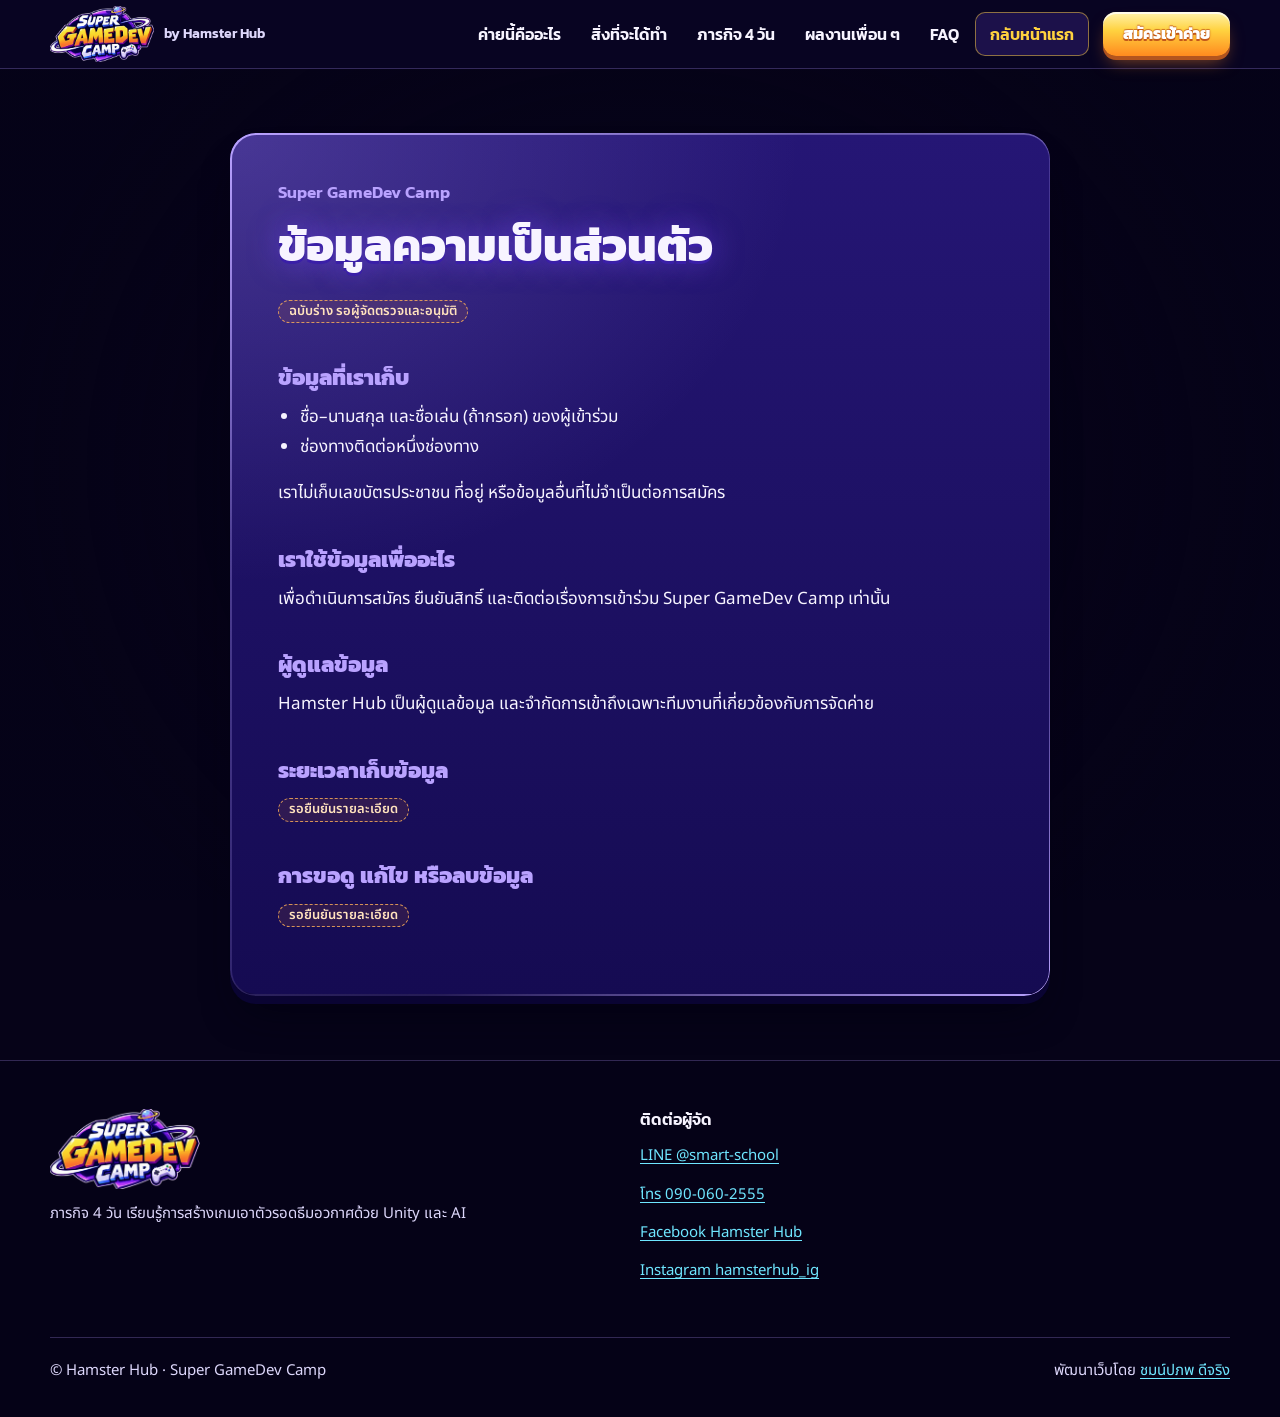
<file: superdev/privacy/index.html>
<!doctype html>
<html lang="th">
<head>
<meta charset="utf-8">
<meta name="viewport" content="width=device-width, initial-scale=1, viewport-fit=cover">
<title>ข้อมูลความเป็นส่วนตัว | Super GameDev Camp</title>
<meta name="description" content="ข้อมูลที่ Super GameDev Camp เก็บจากแบบฟอร์มสมัครและวิธีใช้งาน">
<!-- ชุดไฟล์นี้ถูกฝังผ่านหน้า /superdev ของเว็บหลัก ซึ่งมี metadata ของตัวเอง จึงไม่ให้ index ไฟล์นี้ซ้ำ -->
<meta name="robots" content="noindex">
<meta name="theme-color" content="#0c0630">
<link rel="preconnect" href="https://fonts.googleapis.com"><link rel="preconnect" href="https://fonts.gstatic.com" crossorigin>
<link rel="stylesheet" href="https://fonts.googleapis.com/css2?family=Kanit:ital,wght@0,600;0,800;1,800&family=Noto+Sans+Thai:wght@400;600&family=Jersey+10&display=swap">
<link rel="stylesheet" href="../assets/styles.css">
<script defer src="../assets/privacy.bundle.js"></script>
</head>
<body>
<noscript><p style="padding:24px;color:#f7f4ff;background:#060318;font-family:sans-serif">Super GameDev Camp by Hamster Hub — กรุณาเปิดใช้งาน JavaScript เพื่อดูรายละเอียดค่ายและสมัคร</p></noscript>
</body>
</html>
</file>
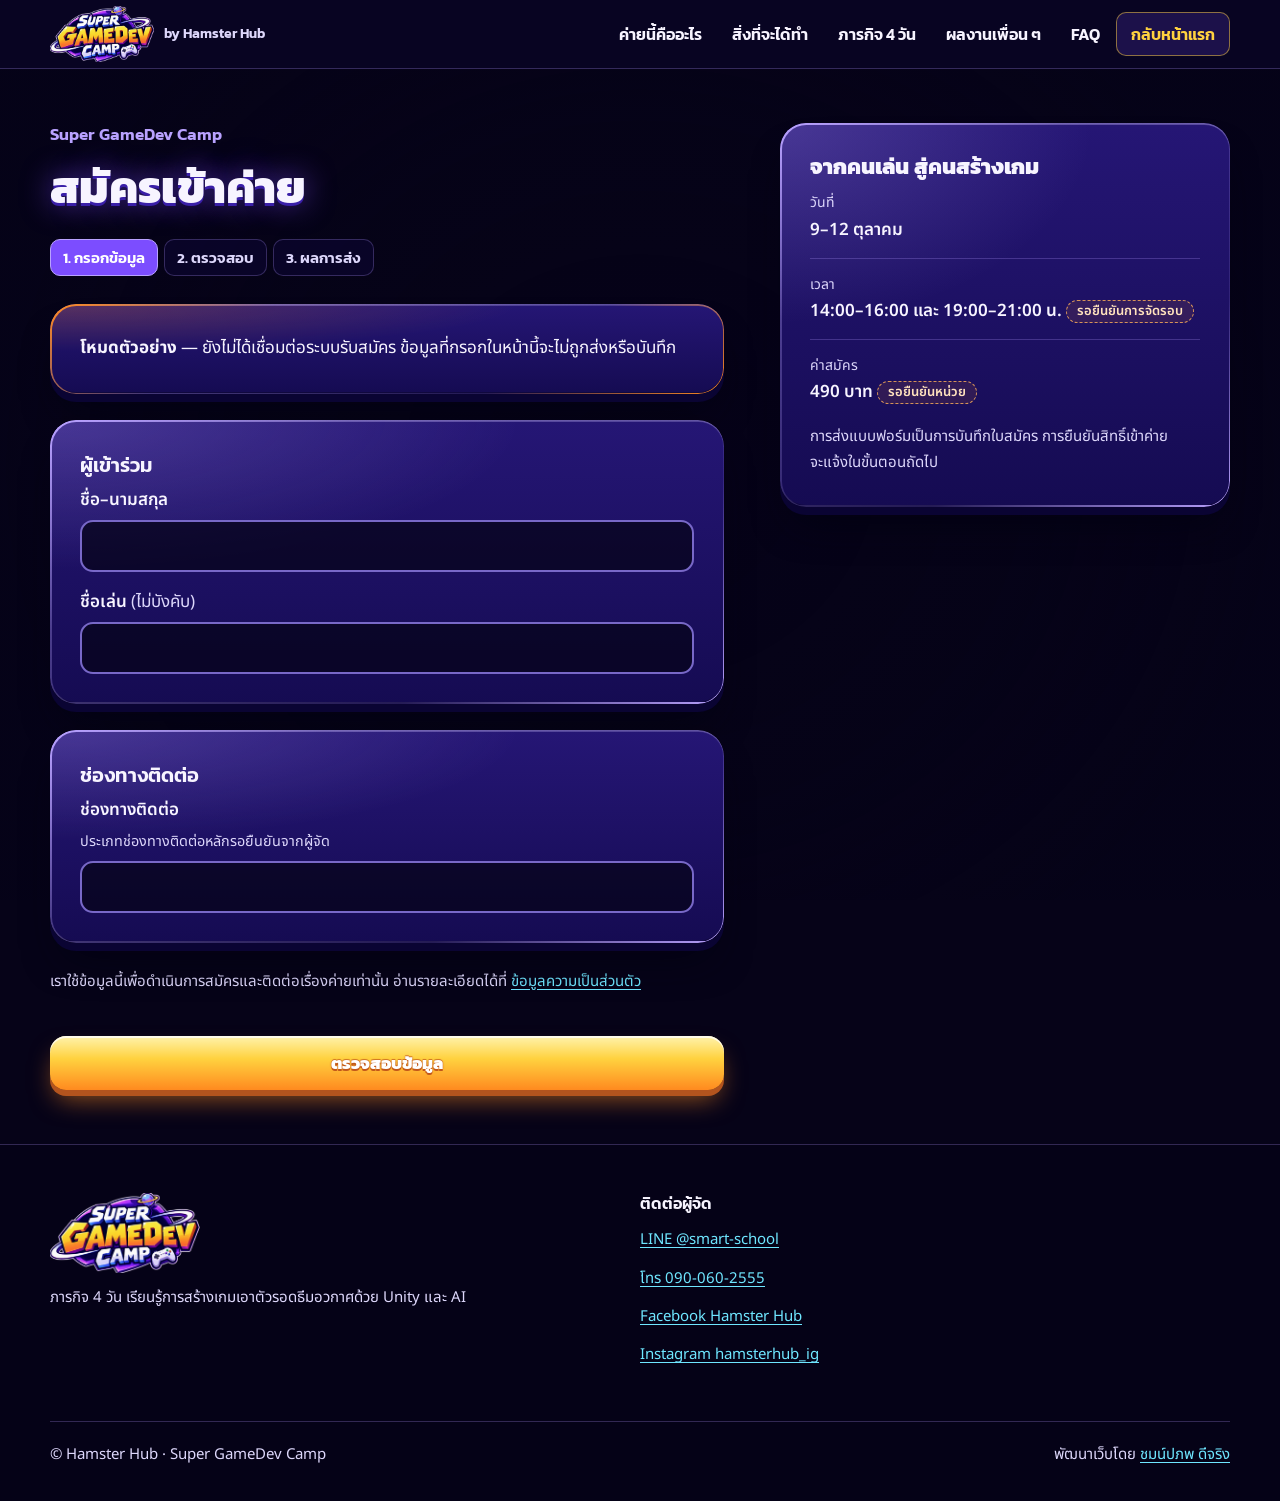
<file: superdev/register/index.html>
<!doctype html>
<html lang="th">
<head>
<meta charset="utf-8">
<meta name="viewport" content="width=device-width, initial-scale=1, viewport-fit=cover">
<title>สมัครเข้าค่าย | Super GameDev Camp</title>
<meta name="description" content="แบบฟอร์มสมัคร Super GameDev Camp ค่ายสร้างเกมธีมอวกาศด้วย Unity และ AI โดย Hamster Hub">
<!-- ชุดไฟล์นี้ถูกฝังผ่านหน้า /superdev ของเว็บหลัก ซึ่งมี metadata ของตัวเอง จึงไม่ให้ index ไฟล์นี้ซ้ำ -->
<meta name="robots" content="noindex">
<meta name="theme-color" content="#0c0630">
<link rel="preconnect" href="https://fonts.googleapis.com"><link rel="preconnect" href="https://fonts.gstatic.com" crossorigin>
<link rel="stylesheet" href="https://fonts.googleapis.com/css2?family=Kanit:ital,wght@0,600;0,800;1,800&family=Noto+Sans+Thai:wght@400;600&family=Jersey+10&display=swap">
<link rel="stylesheet" href="../assets/styles.css">
<script defer src="../assets/register.bundle.js"></script>
</head>
<body>
<noscript><p style="padding:24px;color:#f7f4ff;background:#060318;font-family:sans-serif">Super GameDev Camp by Hamster Hub — กรุณาเปิดใช้งาน JavaScript เพื่อดูรายละเอียดค่ายและสมัคร</p></noscript>
</body>
</html>
</file>
<file: superdev/assets/styles.css>
/* Super GameDev Camp — ธีมอวกาศ/เกม อิงสีจากภาพหลักและโลโก้ของค่าย
   1 ตัวแปร  2 พื้นฐาน  3 ปุ่ม การ์ด และชิ้นส่วนร่วม  4 header  5 ฉากบนสุด  6 แต่ละ section
   7 footer  8 หน้าสมัคร  9 แอนิเมชัน  10 ลดการเคลื่อนไหว
   หลักด้านประสิทธิภาพ: พื้นหลังเป็นภาพนิ่ง, แอนิเมชันใช้ transform/opacity เท่านั้น,
   ไม่มี backdrop-filter / blend mode, และส่วนที่อยู่นอกจอถูกหยุด (.is-off) */

/* ── 1 ตัวแปร ───────────────────────────────────────────── */
:root {
  --void: #060318;
  --space: #0c0630;
  --slab: #0a0433;
  --line: rgba(176, 152, 255, 0.26);
  --text: #f7f4ff;
  --muted: #ddd7fb;
  --violet: #7c4dff;
  --violet-hi: #b9a2ff;
  --blue: #4f7dff;
  --cyan: #6fe6ff;
  --gold: #ffd23f;
  --orange: #ff8a1f;
  --pink: #ff8fb8;
  --danger: #ffa8a8;
  --ink: #3a1500;
  --grad-gold: linear-gradient(180deg, #fff3ad 0%, #ffd23f 42%, #ff8a1f 100%);
  --radius: 26px;
  --header-h: 68px;
  --ease: cubic-bezier(0.2, 0.7, 0.2, 1);
  --font: 'Noto Sans Thai', system-ui, -apple-system, 'Segoe UI', sans-serif;
  --display: 'Kanit', 'Noto Sans Thai', system-ui, sans-serif;
  --pixel: 'Jersey 10', 'Kanit', monospace;
}

/* ── 2 พื้นฐาน ──────────────────────────────────────────── */
*, *::before, *::after { box-sizing: border-box; }
html { scroll-behavior: smooth; -webkit-text-size-adjust: 100%; background: var(--void); }
body { margin: 0; color: var(--text); font: 400 1.0625rem/1.75 var(--font); overflow-x: hidden; }
/* พื้นหลังอวกาศ: canvas .starfield (cosmos.js) วาดครั้งเดียว ใต้ทุกอย่าง — สีพื้นสำรองอยู่ที่ html */
.page { position: relative; z-index: 1; overflow-x: clip; }
/* ม่านมืดกลางจอ: กันฉากหลัง 3D/ดาวกลืนกับตัวหนังสือ (ขอบซ้ายขวายังเห็นโมเดลชัด) */
.page::before { content: ''; position: fixed; inset: 0; z-index: -1; pointer-events: none;
  background: radial-gradient(ellipse 50% 64% at 50% 52%, rgba(6, 3, 24, 0.8), rgba(6, 3, 24, 0.58) 62%, rgba(6, 3, 24, 0.2) 100%); }
@media (max-width: 760px) { .page::before { background: rgba(6, 3, 24, 0.58); } }
/* ตัวหนังสือเล็กมีเงาบาง ๆ แยกจากพื้นหลังเสมอ */
.lead, .stage p, .stage h3, .skill-name, .skills-note, .trio-name, .launch-note, .launch-price small, .tl-sub { text-shadow: 0 1px 8px rgba(6, 3, 24, 0.85); }
/* ของพื้นสว่าง (ปุ่ม ป้ายคำพูด ป้ายสถานะ) ห้ามมีเงาดำรอบตัวหนังสือ */
.btn:not(.btn-primary), .btn:not(.btn-primary) *, .crew-bubble, .faq-bubble, .spot-cta, .spot-cta *, .pending, .tag, .player-label, .tap, .stage-n { text-shadow: none !important; }
/* สีตัวหนังสือบนพื้นสว่าง: ไม่ใช้ดำ — ปุ่มทองเป็นตัวขาวขอบส้มแบบปุ่มเกม, ป้ายขาวเป็นตัวม่วง */
.btn-primary, .btn-primary:hover, .btn-primary span { color: #fff !important; text-shadow: 0 2px 0 #c2571a, 0 0 2px #c2571a, 0 -1px 0 rgba(194, 87, 26, 0.6) !important; }
.crew-bubble, .faq-bubble, .spot-cta { color: #5a2be0 !important; }
.btn-primary svg { fill: currentColor; }

img, svg, canvas { max-width: 100%; display: block; }
img { height: auto; }
a { color: var(--cyan); text-underline-offset: 3px; }
a:hover { color: #fff; }
h1, h2, h3 { font-family: var(--display); line-height: 1.28; margin: 0 0 0.5em; }
h2 { font-weight: 800; font-size: clamp(1.75rem, 4vw, 2.75rem); text-shadow: 0 3px 0 #3a1fa8, 0 0 30px rgba(124, 77, 255, 0.65); }
h3 { font-weight: 600; font-size: 1.3rem; }
p { margin: 0 0 1em; }
ul, ol { margin: 0 0 1em; padding-left: 1.3em; }
figure { margin: 0; }
figcaption { margin-top: 14px; font-size: 0.875rem; color: var(--muted); }
[id] { scroll-margin-top: calc(var(--header-h) + 20px); }
[hidden] { display: none !important; }
:focus-visible { outline: 3px solid var(--cyan); outline-offset: 3px; border-radius: 8px; }
main:focus, section:focus, .error-summary:focus { outline: none; }

.wrap { width: min(1180px, 100% - 40px); margin-inline: auto; }
.narrow { max-width: 820px; }
.muted { color: var(--muted); }
.nowrap { white-space: nowrap; }
.plain { list-style: none; padding: 0; }
.sr-only { position: absolute; width: 1px; height: 1px; overflow: hidden; clip-path: inset(50%); white-space: nowrap; }
.skip { position: absolute; left: 12px; top: -80px; z-index: 100; background: var(--gold); color: var(--ink); padding: 10px 16px; border-radius: 10px; font-weight: 700; }
.skip:focus { top: 12px; }

/* โลโก้: ไฟล์จริงมีขอบโปร่งใสซ้ายขวา (ตัวโลโก้อยู่ที่ x 355–1604 จาก 2000px) จึงครอบด้วยกรอบ */
.logo-crop { display: block; width: var(--w, 120px); aspect-ratio: 1250 / 667; overflow: hidden; flex: none; }
.logo-crop img { width: 160%; max-width: none; margin-left: -28.4%; }

/* ── 3 ปุ่ม การ์ด และชิ้นส่วนร่วม ────────────────────────── */
.btn {
  position: relative; display: inline-flex; align-items: center; justify-content: center;
  min-height: 54px; padding: 10px 28px; border: 0; border-radius: 16px; overflow: hidden;
  font: 800 1.0625rem/1.2 var(--display); text-decoration: none; text-align: center; cursor: pointer;
  transition: transform 0.12s, box-shadow 0.12s, filter 0.2s; -webkit-tap-highlight-color: transparent;
}
.btn span { position: relative; z-index: 1; }
.btn-lg { min-height: 60px; padding: 12px 34px; font-size: 1.15rem; }
.btn-sm { min-height: 44px; padding: 6px 20px; font-size: 1rem; border-radius: 13px; }
.btn-primary { color: var(--ink); background: var(--grad-gold); box-shadow: 0 6px 0 #b3541e, 0 14px 26px -6px rgba(255, 138, 31, 0.6), inset 0 2px 0 rgba(255, 255, 255, 0.75); }
.btn-primary:hover { color: var(--ink); transform: translateY(-2px); filter: brightness(1.07); box-shadow: 0 8px 0 #b3541e, 0 20px 32px -6px rgba(255, 138, 31, 0.7), inset 0 2px 0 rgba(255, 255, 255, 0.75); }
.btn-primary:active { transform: translateY(4px); box-shadow: 0 2px 0 #b3541e, inset 0 2px 0 rgba(255, 255, 255, 0.75); }
.btn-primary::after {
  content: ''; position: absolute; top: 0; bottom: 0; left: 0; width: 42%;
  background: linear-gradient(100deg, transparent, rgba(255, 255, 255, 0.7), transparent);
  transform: translateX(-160%) skewX(-20deg); animation: shine 5s ease-in-out infinite;
}
.btn-sm.btn-primary { box-shadow: 0 4px 0 #b3541e, 0 10px 18px -6px rgba(255, 138, 31, 0.55), inset 0 2px 0 rgba(255, 255, 255, 0.75); }
.btn-ghost { color: var(--text); background: rgba(40, 24, 130, 0.85); box-shadow: inset 0 0 0 2px rgba(185, 162, 255, 0.7), 0 6px 0 var(--slab); }
.btn-ghost:hover { color: #fff; transform: translateY(-2px); background: rgba(70, 44, 190, 0.9); box-shadow: inset 0 0 0 2px var(--cyan), 0 8px 0 var(--slab); }
.btn-ghost:active { transform: translateY(4px); box-shadow: inset 0 0 0 2px var(--cyan), 0 2px 0 var(--slab); }
.btn-disabled, .btn:disabled { background: #2a2060; color: var(--muted); box-shadow: none; cursor: not-allowed; transform: none; }
.btn-disabled::after, .btn:disabled::after { display: none; }
.cta-row { display: flex; flex-wrap: wrap; gap: 16px; margin-top: 28px; }

/* การ์ดข้อความ: แผ่นหนาแบบ UI ในเกม — ขอบไล่สีตามสีประจำการ์ด (--c) มีแสงมุมบน และเงาหนาด้านล่าง */
.card {
  --c: var(--violet-hi);
  position: relative; isolation: isolate; border-radius: var(--radius); padding: clamp(20px, 2.6vw, 30px);
  background: linear-gradient(180deg, #251675 0%, #150b52 100%);
  background: radial-gradient(120% 90% at 0% 0%, color-mix(in srgb, var(--c) 24%, transparent), transparent 58%), linear-gradient(180deg, #251675 0%, #150b52 100%);
  box-shadow: inset 0 1.5px 0 rgba(255, 255, 255, 0.2), inset 0 -2px 0 rgba(0, 0, 0, 0.25), 0 8px 0 var(--slab), 0 26px 40px -16px rgba(2, 0, 16, 0.9);
  transition: transform 0.28s var(--ease), box-shadow 0.28s var(--ease);
}
.card::before {
  content: ''; position: absolute; inset: 0; z-index: -1; padding: 1.5px; border-radius: inherit; pointer-events: none;
  background: linear-gradient(145deg, var(--c) 0%, rgba(190, 170, 255, 0.3) 28%, rgba(190, 170, 255, 0.12) 70%, var(--c) 100%);
  -webkit-mask: linear-gradient(#000 0 0) content-box, linear-gradient(#000 0 0); -webkit-mask-composite: xor; mask-composite: exclude;
}
/* แสงตามตำแหน่งเมาส์ (--mx/--my ตั้งจาก fx.js) */
.glow::after {
  content: ''; position: absolute; inset: 0; z-index: -1; border-radius: inherit; pointer-events: none; opacity: 0; transition: opacity 0.35s;
  background: radial-gradient(300px circle at var(--mx, 50%) var(--my, 0%), rgba(185, 162, 255, 0.22), transparent 70%);
}
@media (hover: hover) {
  .glow:hover::after { opacity: 1; }
  .lift:hover { transform: translateY(-6px); box-shadow: inset 0 1.5px 0 rgba(255, 255, 255, 0.2), inset 0 -2px 0 rgba(0, 0, 0, 0.25), 0 14px 0 var(--slab), 0 34px 44px -16px rgba(2, 0, 16, 0.9); }
}
.tilt { transform: perspective(900px) rotateX(calc(var(--ry, 0) * -7deg)) rotateY(calc(var(--rx, 0) * 9deg)); }
.card > header { display: flex; flex-wrap: wrap; align-items: center; gap: 10px 14px; margin-bottom: 14px; }
.card > header h3 { margin: 0; }

.ic { fill: none; stroke: currentColor; stroke-width: 2; stroke-linecap: round; stroke-linejoin: round; }
.badge {
  --s: 52px; display: grid; place-items: center; flex: none; width: var(--s); height: var(--s); border-radius: calc(var(--s) * 0.3); color: #2c1190;
  background: var(--c); box-shadow: inset 0 2px 0 rgba(255, 255, 255, 0.65), 0 4px 0 rgba(0, 0, 0, 0.4);
  background: linear-gradient(180deg, color-mix(in srgb, var(--c) 65%, #fff), var(--c));
  box-shadow: inset 0 2px 0 rgba(255, 255, 255, 0.65), 0 4px 0 color-mix(in srgb, var(--c) 48%, #000), 0 14px 22px -10px var(--c);
}
.badge .ic { width: 54%; height: 54%; }

.tag {
  display: inline-block; padding: 5px 9px 4px; border-radius: 7px; margin: 0;
  font: 400 1.056rem/1 var(--pixel); letter-spacing: 0.08em; white-space: nowrap;
  color: #2c1190; background: var(--c, var(--cyan)); box-shadow: 0 3px 0 rgba(0, 0, 0, 0.35);
}
.kicker { display: flex; flex-wrap: wrap; align-items: center; gap: 8px 12px; margin-bottom: 0.7em; font: 600 1.05rem/1.4 var(--display); color: var(--violet-hi); }
.lead { font-size: 1.15rem; color: var(--muted); max-width: 64ch; text-shadow: 0 2px 14px rgba(6, 3, 24, 0.9); }
.gold {
  background: var(--grad-gold); -webkit-background-clip: text; background-clip: text; color: transparent; text-shadow: none;
  filter: drop-shadow(0 3px 0 #7a2f0a) drop-shadow(0 8px 14px rgba(255, 138, 31, 0.35));
}
.pending {
  display: inline-block; font: 600 0.8125rem/1.5 var(--font); color: #ffe2bd; vertical-align: middle;
  border: 1px dashed rgba(255, 178, 90, 0.8); border-radius: 999px; padding: 1px 10px; background: rgba(255, 138, 31, 0.1);
}

.facts { display: grid; gap: 14px 28px; margin: 0; }
.fact dt { font-size: 0.875rem; color: var(--muted); }
.fact dd { margin: 0; font-weight: 600; font-size: 1.0625rem; }
.facts.stack .fact { padding-bottom: 12px; border-bottom: 1px solid var(--line); }
.facts.stack .fact:last-child { border: 0; padding-bottom: 0; }

details summary { cursor: pointer; font-weight: 600; min-height: 48px; display: flex; align-items: center; gap: 12px; list-style: none; }
details summary::-webkit-details-marker { display: none; }
details summary::after {
  content: ''; flex: none; margin-left: auto; width: 30px; height: 30px; border-radius: 10px; transition: transform 0.25s var(--ease);
  background: linear-gradient(var(--c, var(--cyan)), var(--c, var(--cyan))) center / 12px 2.5px no-repeat, linear-gradient(var(--c, var(--cyan)), var(--c, var(--cyan))) center / 2.5px 12px no-repeat, rgba(185, 162, 255, 0.16);
}
details[open] summary::after { transform: rotate(45deg); }

/* ── 4 header ───────────────────────────────────────────── */
.site-header { position: sticky; top: 0; z-index: 50; background: rgba(9, 5, 36, 0.94); border-bottom: 1px solid var(--line); transition: box-shadow 0.3s; }
.site-header.scrolled { box-shadow: 0 10px 30px rgba(3, 1, 20, 0.7); }
.header-row { display: flex; align-items: center; min-height: var(--header-h); gap: 14px; }
.brand { display: inline-flex; align-items: center; gap: 10px; margin-right: auto; color: var(--muted); text-decoration: none; font: 600 0.875rem var(--display); }
.brand-logo { --w: 104px; transition: transform 0.25s var(--ease); }
.brand:hover .brand-logo { transform: scale(1.06) rotate(-3deg); }
.site-nav ul { display: flex; gap: 2px; list-style: none; margin: 0; padding: 0; }
.site-nav li a { position: relative; display: block; padding: 10px 14px; color: var(--text); text-decoration: none; font: 600 1rem var(--display); border-radius: 10px; white-space: nowrap; }
.site-nav li a::after { content: ''; position: absolute; left: 14px; right: 14px; bottom: 5px; height: 3px; border-radius: 2px; background: var(--grad-gold); transform: scaleX(0); transform-origin: left; transition: transform 0.25s var(--ease); }
.site-nav li a:hover::after, .site-nav li a:focus-visible::after { transform: scaleX(1); }
.site-nav li a.nav-home { padding: 9px 14px; border: 1px solid rgba(255, 210, 63, 0.5); background: rgba(124, 77, 255, 0.18); color: var(--gold); }
.site-nav li a.nav-home::after { display: none; }
.site-nav li a.nav-home:hover { background: rgba(124, 77, 255, 0.35); }
/* ปุ่มสมัครบน header โผล่เฉพาะตอนที่ไม่มีปุ่มสมัครหลักอยู่ในจอ (fx.js ใส่ .cta-auto / .show-cta) */
.header-cta { transition: opacity 0.25s, translate 0.25s, visibility 0.25s, transform 0.12s, box-shadow 0.12s, filter 0.2s; }
.cta-auto:not(.show-cta) .header-cta { opacity: 0; visibility: hidden; translate: 0 -8px; pointer-events: none; }
.menu-btn { display: none; flex: none; width: 48px; height: 48px; border: 2px solid var(--line); border-radius: 13px; background: rgba(124, 77, 255, 0.2); cursor: pointer; }
.menu-icon, .menu-icon::before, .menu-icon::after { display: block; width: 20px; height: 2.5px; border-radius: 2px; background: var(--text); margin: auto; position: relative; content: ''; }
.menu-icon::before { position: absolute; top: -6px; }
.menu-icon::after { position: absolute; top: 6px; }
@media (max-width: 1080px) {
  .menu-btn { display: block; }
  .site-nav { display: none; position: absolute; left: 0; right: 0; top: 100%; padding: 10px 20px 18px; background: var(--space); border-bottom: 1px solid var(--line); }
  .site-nav.open { display: block; }
  .site-nav ul { flex-direction: column; }
  .site-nav li a { padding: 12px; }
  .brand-by { display: none; }
}
@media (min-width: 1081px) and (max-width: 1220px) { .brand-by { display: none; } .site-nav li a { padding-inline: 10px; }
}
@media (max-width: 400px) { .brand-logo { --w: 88px; } .header-cta { padding-inline: 14px; } }

/* ── 5 ฉากบนสุด ─────────────────────────────────────────── */
.hero {
  position: relative; isolation: isolate; overflow: hidden; display: grid; align-items: center;
  min-height: calc(100svh - var(--header-h)); padding: clamp(20px, 4vh, 48px) 0 clamp(120px, 19vh, 190px);
}
.hero::after { content: ''; position: absolute; left: 0; right: 0; bottom: 0; height: 110px; z-index: -1; pointer-events: none; background: linear-gradient(180deg, transparent, var(--void)); }
.hero-inner { position: relative; display: grid; justify-items: center; text-align: center; translate: 0 calc(var(--sy, 0) * 50px); opacity: calc(1 - var(--sy, 0) * 1.15); }
.hero-logo {
  position: relative; isolation: isolate; width: min(82vw, 600px, 64svh); aspect-ratio: 1250 / 667;
  transform: perspective(1000px) rotateY(calc(var(--px, 0) * 12deg)) rotateX(calc(var(--py, 0) * -10deg)); transition: transform 0.3s ease-out;
  animation: logoIn 1.1s var(--ease) both;
}
.hero-logo-img { --w: 100%; filter: drop-shadow(0 18px 26px rgba(3, 1, 20, 0.75)); animation: float 7s ease-in-out 1.2s infinite; }
.hero-halo { position: absolute; inset: -24% -12%; z-index: -1; border-radius: 50%; background: radial-gradient(closest-side, rgba(150, 110, 255, 0.85), rgba(79, 125, 255, 0.4) 48%, transparent 72%); animation: halo 5s ease-in-out infinite; }
.hero-rays {
  position: absolute; left: 50%; top: 50%; z-index: -2; width: 150%; aspect-ratio: 1; margin: -75% 0 0 -75%; border-radius: 50%;
  background: repeating-conic-gradient(from 0deg, rgba(255, 255, 255, 0.12) 0deg 5deg, transparent 5deg 15deg);
  -webkit-mask: radial-gradient(closest-side, #000 16%, transparent 76%); mask: radial-gradient(closest-side, #000 16%, transparent 76%);
  animation: spin 90s linear infinite;
}
.hero h1 { font: italic 800 clamp(2.1rem, 5.2vw, 3.7rem)/1.2 var(--display); margin: clamp(8px, 2.2vh, 24px) 0 0.15em; padding: 0.12em 0.1em 0; animation: riseIn 0.8s var(--ease) 0.35s both; }
.hero .lead { margin: 0; color: #e6e0ff; animation: riseIn 0.8s var(--ease) 0.5s both; }
.hero-cta { display: flex; flex-wrap: wrap; justify-content: center; gap: 16px; margin-top: clamp(18px, 3.4vh, 32px); animation: riseIn 0.8s var(--ease) 0.65s both; }

.scene { position: absolute; inset: 0; z-index: -1; overflow: hidden; pointer-events: none; background: linear-gradient(180deg, #040117 0%, #0d0540 40%, #28148f 80%, #3a20bd 100%); }
.scene > * { position: absolute; }
.sc-nebula { inset: 0; background: radial-gradient(58% 52% at 50% 36%, rgba(124, 77, 255, 0.6), transparent 70%), radial-gradient(40% 46% at 10% 20%, rgba(79, 125, 255, 0.36), transparent 70%), radial-gradient(44% 52% at 94% 34%, rgba(200, 60, 170, 0.34), transparent 70%); }
.sc-stars {
  inset: 0; animation: starlight 5s ease-in-out infinite alternate;
  background-image: radial-gradient(1.8px 1.8px at 30px 40px, #fff, transparent), radial-gradient(1.3px 1.3px at 150px 110px, #d7ecff, transparent), radial-gradient(2.2px 2.2px at 96px 180px, #fff0b8, transparent), radial-gradient(1.2px 1.2px at 200px 30px, #fff, transparent), radial-gradient(1.6px 1.6px at 60px 120px, #ffd0e4, transparent), radial-gradient(1.2px 1.2px at 180px 200px, #fff, transparent);
  background-size: 240px 240px;
}
.sc-layer { inset: 0; translate: calc(var(--px, 0) * var(--k) * -1px) calc(var(--py, 0) * var(--k) * -1px + var(--sy, 0) * var(--k) * 5px); transition: translate 0.35s ease-out; }
.sc-item { position: absolute; animation: float var(--dur, 7s) ease-in-out var(--delay, 0s) infinite; }
.sc-item svg { display: block; width: 100%; height: auto; }
.sc-flip svg { transform: scaleX(-1) rotate(24deg); }
.sc-far { opacity: 0.75; }
.sc-spark { width: clamp(12px, 1.6vw, 22px); color: #fff; animation: twinkle 3.2s ease-in-out var(--delay, 0s) infinite; }
.sc-flare { right: 31%; bottom: 26%; width: min(62vw, 580px); aspect-ratio: 1; translate: 50% 50%; background: radial-gradient(closest-side, rgba(255, 255, 255, 0.95) 0, rgba(214, 205, 255, 0.55) 9%, rgba(124, 77, 255, 0.24) 36%, transparent 70%); animation: halo 6s ease-in-out infinite; }
.sc-flare::before { content: ''; position: absolute; left: 50%; top: 50%; width: 170%; height: 4px; margin: -2px 0 0 -85%; border-radius: 50%; background: radial-gradient(closest-side, rgba(255, 255, 255, 0.9), transparent); }
.sc-planet {
  left: -24%; right: -24%; bottom: -2%; height: 29%; border-radius: 50% 50% 0 0 / 100% 100% 0 0;
  background:
    radial-gradient(ellipse 4.5% 9% at 30% 32%, rgba(24, 10, 92, 0.6) 58%, rgba(200, 210, 255, 0.55) 62%, transparent 72%),
    radial-gradient(ellipse 3% 6% at 44% 58%, rgba(24, 10, 92, 0.55) 58%, rgba(200, 210, 255, 0.45) 62%, transparent 72%),
    radial-gradient(ellipse 5.5% 11% at 61% 40%, rgba(24, 10, 92, 0.6) 58%, rgba(200, 210, 255, 0.55) 62%, transparent 72%),
    radial-gradient(ellipse 2.4% 5% at 72% 66%, rgba(24, 10, 92, 0.5) 58%, rgba(200, 210, 255, 0.4) 62%, transparent 72%),
    radial-gradient(ellipse 2.8% 5.5% at 20% 70%, rgba(24, 10, 92, 0.5) 58%, rgba(200, 210, 255, 0.4) 62%, transparent 72%),
    linear-gradient(180deg, #98a6ff 0%, #6457e6 10%, #33209f 40%, #150a50 78%, var(--void) 100%);
  box-shadow: 0 -3px 0 rgba(215, 225, 255, 0.95), 0 -12px 34px rgba(160, 180, 255, 0.8), 0 -46px 130px rgba(124, 77, 255, 0.6), inset 0 16px 44px rgba(200, 212, 255, 0.45);
  animation: planetIn 1.4s var(--ease) backwards;
}
.sc-terrain { bottom: 0; width: clamp(150px, 23vw, 340px); translate: calc(var(--px, 0) * -60px) calc(var(--sy, 0) * 120px); transition: translate 0.35s ease-out; animation: planetIn 1.4s var(--ease) 0.15s backwards; }
.sc-terrain svg { display: block; width: 100%; height: auto; }
.sc-terrain-l { left: -3%; }
.sc-terrain-r { right: -3%; }
.sc-terrain-r svg { transform: scaleX(-1); }
@media (max-width: 700px) {
  .sc-wide { display: none; }
  .sc-planet { left: -60%; right: -60%; height: 22%; }
  .sc-flare { right: 8%; bottom: 19%; }
}

/* ── ท้องฟ้าจักรวาล (canvas วาดครั้งเดียว) + ของร่วงเป็นฉากหลังทั้งหน้า ── */
.bg3d { position: fixed; left: 0; top: 0; z-index: -1; width: 100%; height: 100vh; height: 100lvh; pointer-events: none; opacity: 0; transition: opacity 1.4s ease; }
.bg3d.on { opacity: 0.6; }
@media (max-width: 760px) { .bg3d.on { opacity: 0.45; } }
.starfield { position: fixed; inset: 0; z-index: -1; width: 100%; height: 100%; pointer-events: none; }

/* ── จักรวาลหลายชั้น 2.5D: ไกล (เล็ก เบลอ จาง) → กลาง → ใกล้ (ใหญ่ เบลอแบบชัดตื้น) + รถไฟจากจอพอร์ทัล ── */

/* ── อุปกรณ์คอมลอยในอวกาศ (แทนดาวตก) + UFO ── */
.sc-gear { inset: 0; }
.gear { position: absolute; width: 0; height: 0; rotate: var(--a); pointer-events: none; }
.gear-move { position: absolute; left: 0; top: 0; }
.gear-body { position: absolute; width: var(--s); height: var(--s); margin: calc(var(--s) / -2) 0 0 calc(var(--s) / -2); rotate: calc(var(--a) * -1); filter: drop-shadow(0 0 10px color-mix(in srgb, var(--c) 55%, transparent)); }
.gear-body svg { width: 100%; height: 100%; }
.gear-trail { position: absolute; right: calc(var(--s) * 0.18); top: -2px; width: calc(var(--s) * 3.4); height: 4px; border-radius: 4px; background: linear-gradient(90deg, transparent, color-mix(in srgb, var(--c) 80%, transparent)); box-shadow: 0 0 12px color-mix(in srgb, var(--c) 60%, transparent); }
.gear--fall .gear-move { opacity: 0; animation: gearFall var(--dur) linear var(--delay) infinite; }
.gear--fall .gear-body { animation: gearSpin var(--dur) linear var(--delay) infinite; }
/* ลอยนิ่ง: หางแสงเป็นจุดไล่ขนาดแบบดาวหาง */
.gear--drift .gear-trail {
  top: -5px; height: 10px; right: calc(var(--s) * 0.42); width: calc(var(--s) * 2.8); border-radius: 0; box-shadow: none;
  background: radial-gradient(circle, var(--c) 0 3.2px, transparent 3.6px) 100% 50% / 18px 10px repeat-x;
  -webkit-mask: linear-gradient(90deg, transparent, #000 85%); mask: linear-gradient(90deg, transparent, #000 85%); opacity: 0.85;
}
.gear--drift .gear-body { animation: driftBob 6s ease-in-out var(--delay) infinite; }
.gear--drift .gear-body::before { content: ''; position: absolute; inset: -40%; z-index: -1; border-radius: 50%; background: radial-gradient(closest-side, color-mix(in srgb, var(--c) 32%, transparent), transparent); }
.ufo { position: absolute; width: var(--s); pointer-events: none; }
.ufo svg { display: block; width: 100%; height: auto; overflow: visible; }
.ufo:not(.ufo--hover) { opacity: 0; animation: ufoFly var(--dur) linear var(--delay) infinite; }
.ufo-body { display: block; animation: ufoWobble 3.2s ease-in-out infinite; filter: drop-shadow(0 0 16px rgba(111, 230, 255, 0.45)); }
.ufo-beam { transform-box: fill-box; transform-origin: 50% 0; animation: ufoBeam 2.6s ease-in-out infinite; }
.ufo-lights circle { animation: twinkleSoft 1.2s steps(2, jump-none) infinite; }
.ufo-lights circle:nth-child(even) { animation-delay: -0.6s; }
@media (max-width: 700px) { .gear-wide { display: none; } .gear-body { --s: calc(var(--s) * 1); } }

/* ── ฉากหลัง: กาแล็กซีและหลุมดำ วางในช่องว่างข้างหัวข้อของแต่ละ section ── */
.section { isolation: isolate; }
.cz { position: absolute; z-index: -1; pointer-events: none; }
.cz svg { display: block; width: 100%; height: auto; overflow: visible; }
.galaxy-svg { transform: perspective(900px) rotateX(60deg) rotate(-18deg); }
.galaxy-spin { transform-origin: 100px 100px; animation: spin 240s linear infinite; }
.bh-swirl ellipse { stroke-dasharray: 46 18; animation: bhFlow 14s linear infinite; }
.cz-about { right: -3%; top: 0; width: clamp(260px, 36vw, 500px); opacity: 0.75; }
.cz-show { right: -2%; top: -3%; width: clamp(280px, 36vw, 480px); opacity: 0.9; rotate: -8deg; }
.cz-skill { right: 1%; top: -2%; width: clamp(200px, 26vw, 340px); opacity: 0.65; }
.cz-skill .galaxy-svg { transform: perspective(900px) rotateX(52deg) rotate(30deg); }
.cz-road { left: -7%; top: 46%; width: clamp(220px, 26vw, 360px); opacity: 0.6; }
.cz-prep { right: -2%; top: -6%; width: clamp(240px, 30vw, 400px); opacity: 0.65; rotate: 10deg; }
@media (max-width: 760px) {
  .cz-about, .cz-skill { right: -28%; width: 300px; opacity: 0.5; }
  .cz-show, .cz-prep { right: -30%; width: 300px; opacity: 0.6; }
  .cz-road { left: -40%; width: 280px; opacity: 0.45; }
}

/* แถบข้อมูลหลักใต้ฉาก: "สรุปค่ายใน 10 วินาที" — จุดโฟกัสแรกหลังฉากเปิด */
.summary { position: relative; z-index: 2; margin-top: -112px; }
.sum-title { margin: 0 0 -14px; text-align: center; position: relative; z-index: 3; }
.sum-title span { display: inline-block; padding: 5px 16px; border-radius: 999px; font: 800 0.95rem/1.3 var(--display); color: #2c1190; background: var(--gold); box-shadow: 0 4px 0 #b3541e, 0 0 24px rgba(255, 200, 60, 0.45); }
.info dd small { display: block; margin-top: 2px; font: 400 0.8125rem/1.45 var(--font); color: var(--muted); }
.info { padding-top: 24px; }
.infobar {
  position: relative; z-index: 2; display: grid; grid-auto-flow: column; grid-auto-columns: minmax(0, 1fr); margin: 0; border-radius: 24px;
  background: linear-gradient(180deg, #2a1a82 0%, #170c58 100%);
  box-shadow: inset 0 1.5px 0 rgba(255, 255, 255, 0.22), inset 0 0 0 1.5px rgba(176, 152, 255, 0.3), 0 8px 0 var(--slab), 0 28px 44px -16px rgba(2, 0, 16, 0.9);
}
.info { display: flex; align-items: center; gap: 14px; padding: 18px 22px; }
.info + .info { border-left: 1px solid var(--line); }
.info .badge { --s: 44px; }
.info:nth-child(1) { --c: var(--cyan); }
.info:nth-child(2) { --c: var(--violet-hi); }
.info:nth-child(3) { --c: var(--gold); }
.info:nth-child(4) { --c: var(--pink); }
.info dt { font-size: 0.8125rem; color: var(--muted); }
.info dd { margin: 0; font: 600 1.1rem/1.4 var(--display); }
@media (max-width: 980px) {
  .infobar { grid-auto-flow: row; grid-template-columns: 1fr 1fr; }
  .summary { margin-top: -84px; }
  .info:nth-child(odd) { border-left: 0; }
  .info:nth-child(n + 3) { border-top: 1px solid var(--line); }
}
@media (max-width: 540px) {
  .infobar { grid-template-columns: 1fr; }
  .summary { margin-top: -50px; }
  .info { padding: 14px 18px; }
  .info + .info { border-left: 0; border-top: 1px solid var(--line); }
}

/* ── 6 section ──────────────────────────────────────────── */
.section { position: relative; padding: clamp(40px, 6vh, 88px) 0; }
@media (min-width: 900px) { .section { min-height: calc(100svh - var(--header-h)); display: flex; flex-direction: column; justify-content: center; } .section > .wrap { width: min(1180px, 100% - 40px); } }
.section-head { margin-bottom: clamp(20px, 3.5vh, 36px); }
.section-head .lead { margin-bottom: 0; }
.section-head h2::after { content: ''; display: block; width: 88px; height: 6px; margin-top: 16px; border-radius: 3px; background: linear-gradient(90deg, var(--gold), var(--orange) 55%, rgba(255, 138, 31, 0)); }
.two-col { display: grid; gap: 34px; }
@media (min-width: 880px) { .two-col { grid-template-columns: 1fr 1fr; align-items: start; gap: 44px; } }
.note { margin-top: 30px; font-size: 0.9375rem; text-shadow: 0 2px 12px rgba(6, 3, 24, 0.9); }

/* ค่ายนี้คืออะไร: สามขั้นเป็นดาวเรืองแสงเรียงบนเส้นทาง ไม่มีกล่อง */
.stages { position: relative; list-style: none; padding: 0; margin: 12px 0 0; display: grid; gap: 40px; }
.stage { position: relative; text-align: center; padding: 0 8px; }
.stage-orb {
  position: relative; display: grid; place-items: center; width: clamp(84px, 13vh, 112px); height: clamp(84px, 13vh, 112px); margin: 0 auto 14px; border-radius: 50%; color: #fff;
  background: radial-gradient(circle at 34% 28%, rgba(255, 255, 255, 0.55) 0 6%, transparent 22%), radial-gradient(circle at 40% 36%, color-mix(in srgb, var(--c) 85%, #fff), color-mix(in srgb, var(--c) 55%, #2a1680) 55%, #150a50 100%);
  box-shadow: inset -12px -16px 26px rgba(4, 0, 30, 0.55), 0 0 0 6px rgba(6, 3, 24, 0.9), 0 0 0 7.5px color-mix(in srgb, var(--c) 45%, transparent), 0 0 46px color-mix(in srgb, var(--c) 55%, transparent);
  animation: float 6s ease-in-out infinite;
}
.stage:nth-child(2) .stage-orb { animation-delay: -2s; } .stage:nth-child(3) .stage-orb { animation-delay: -4s; }
.stage-orb .stage-ham { position: absolute; left: 50%; bottom: 14%; z-index: 1; width: auto; height: 150%; max-width: none; translate: -50% 0; filter: drop-shadow(0 8px 12px rgba(4, 0, 30, 0.6)); }
.stage { padding-top: 40px; }
.stage-ring { position: absolute; left: -24%; right: -24%; top: 38%; height: 24%; border-radius: 50%; border: 2px solid color-mix(in srgb, var(--c) 70%, #fff); opacity: 0.7; rotate: -16deg; -webkit-mask: linear-gradient(180deg, transparent 38%, #000 52%); mask: linear-gradient(180deg, transparent 38%, #000 52%); }
.stage-n { position: absolute; right: -16px; top: -6px; z-index: 2; display: grid; place-items: center; width: 40px; height: 40px; border-radius: 50%; font: 400 1.3rem/1 var(--pixel); color: #2c1190; background: var(--c); box-shadow: 0 0 0 4px rgba(6, 3, 24, 0.9); }
.stage-lv { margin: 0 0 6px; font: 400 1.15rem/1 var(--pixel); letter-spacing: 0.14em; color: var(--c); }
.stage h3 { font-size: 1.45rem; margin-bottom: 8px; }
.stage p:last-child { color: var(--muted); margin: 0 auto; max-width: 30ch; }
@media (min-width: 820px) {
  .stages { grid-template-columns: repeat(3, 1fr); gap: 32px; }
  .stages::before { content: ''; position: absolute; left: 16%; right: 16%; top: 56px; z-index: -1; height: 3px; background: repeating-linear-gradient(90deg, rgba(185, 162, 255, 0.55) 0 10px, transparent 10px 20px); }
}

/* สามระบบ: โมเดลลอยสามตัว (ไม่มีกรอบ) + เวทีแนะนำเมื่อกด */
.mdl { position: relative; display: block; isolation: isolate; }
.mdl canvas { position: absolute; left: -22%; top: -22%; z-index: 2; width: 144%; height: 144%; max-width: none; opacity: 0; transition: opacity 0.8s; }
.mdl.ready canvas { opacity: 1; }
.mdl .mdl-fallback { position: absolute; left: 50%; bottom: 12%; z-index: 1; height: 72%; width: auto; max-width: none; translate: -50% 0; transition: opacity 0.5s; animation: float 6s ease-in-out infinite; }
.mdl.ready .mdl-fallback { opacity: 0; }
.mdl-glow { position: absolute; inset: 8% 10% 12%; z-index: -1; border-radius: 50%; background: radial-gradient(closest-side, color-mix(in srgb, var(--c) 42%, transparent), transparent); }
.mdl-pad { position: absolute; left: 22%; right: 22%; bottom: 8%; height: 10%; z-index: 0; border-radius: 50%; border: 2px solid color-mix(in srgb, var(--c) 75%, #fff); box-shadow: 0 0 22px color-mix(in srgb, var(--c) 60%, transparent), inset 0 0 18px color-mix(in srgb, var(--c) 45%, transparent); background: radial-gradient(closest-side, color-mix(in srgb, var(--c) 30%, transparent), transparent); }
.trio { display: grid; gap: 18px; grid-template-columns: repeat(3, minmax(0, 1fr)); }
@media (max-width: 600px) { .trio { gap: 8px; } .trio-name { font-size: 1rem; } .trio-tag { font-size: 0.95rem; } .trio-more { padding: 3px 10px; font-size: 0.8125rem; } }
.trio-item { display: grid; justify-items: center; gap: 4px; padding: 0 0 8px; border: 0; background: none; color: var(--text); font: inherit; text-align: center; cursor: pointer; -webkit-tap-highlight-color: transparent; }
.trio-item .mdl { width: 100%; max-width: min(300px, 34vh); aspect-ratio: 1; transition: transform 0.4s var(--ease); }
.trio-item:nth-child(2) .mdl { animation-delay: -2s; }
@media (hover: hover) { .trio-item:hover .mdl { transform: translateY(-10px) scale(1.04); } .trio-item:hover .trio-more { color: #2c1190; background: var(--c); } }
.trio-item:focus-visible { outline: none; } .trio-item:focus-visible .mdl-pad { border-width: 4px; }
.trio-tag { font: 400 1.2rem/1 var(--pixel); letter-spacing: 0.12em; color: var(--c); }
.trio-name { font: 800 1.45rem/1.3 var(--display); }
.trio-more { margin-top: 6px; padding: 5px 16px; border-radius: 999px; font: 600 0.9375rem/1.4 var(--display); color: var(--c); box-shadow: inset 0 0 0 1.5px currentColor; transition: background 0.2s, color 0.2s; }
.spot { --c: var(--cyan); position: relative; isolation: isolate; padding: 8px 0 24px; animation: ddIn 0.45s var(--ease); }
.spot::before { content: ''; position: absolute; left: 50%; top: 45%; z-index: -2; width: min(780px, 110%); aspect-ratio: 1.6; translate: -50% -50%; border-radius: 50%; background: radial-gradient(closest-side, color-mix(in srgb, var(--c) 45%, transparent), color-mix(in srgb, var(--c) 12%, transparent) 55%, transparent); transition: background 0.5s; }
.spot-back { display: inline-flex; gap: 8px; align-items: center; margin-bottom: 8px; padding: 8px 4px; border: 0; background: none; color: var(--text); font: 700 1rem/1.3 var(--display); cursor: pointer; }
.spot-back:hover { color: var(--c); }
.spot-slide { position: relative; display: grid; gap: 12px; align-items: center; min-height: min(440px, 60vh); padding: 0 clamp(0px, 5vw, 72px); }
@media (min-width: 900px) { .spot-slide { grid-template-columns: minmax(0, 0.9fr) minmax(0, 1.1fr); } }
.spot-word { position: absolute; left: 0; right: 0; bottom: 4%; z-index: -1; margin: 0; text-align: center; font: italic 800 clamp(5rem, 17vw, 14rem)/0.9 var(--display); letter-spacing: 0.02em; color: rgba(255, 255, 255, 0.06); pointer-events: none; user-select: none; }
.spot-tag { margin: 0 0 8px; font: 400 1.25rem/1 var(--pixel); letter-spacing: 0.14em; color: var(--c); }
.spot-copy h3 { margin: 0 0 10px; font: 800 clamp(2rem, 4.4vw, 3.2rem)/1.15 var(--display); text-shadow: 0 3px 0 rgba(4, 0, 30, 0.6); }
.spot-text { color: #e6e0ff; font-size: 1.1rem; max-width: 34ch; }
.spot-quote { display: inline-block; margin: 2px 0 20px; padding: 8px 18px; border-radius: 999px; font: 700 1rem/1.4 var(--display); background: rgba(6, 3, 24, 0.55); box-shadow: inset 0 0 0 1.5px color-mix(in srgb, var(--c) 60%, transparent); }
.spot-cta { display: inline-flex; align-items: center; gap: 12px; min-height: 54px; padding: 10px 26px; border: 0; border-radius: 999px; cursor: pointer; font: 800 1.05rem/1.2 var(--display); color: #2c1190; background: #fff; box-shadow: 0 8px 26px -8px color-mix(in srgb, var(--c) 80%, transparent); transition: transform 0.15s; }
.spot-cta:hover { transform: translateY(-2px); }
.spot-details { list-style: none; margin: 18px 0 0; padding: 0; display: grid; gap: 8px; max-width: 420px; animation: riseIn 0.35s var(--ease); }
.spot-details li { position: relative; padding: 10px 14px 10px 36px; border-radius: 14px; font-weight: 600; background: rgba(6, 3, 24, 0.55); box-shadow: inset 3px 0 0 var(--c); }
.spot-details li::before { content: ''; position: absolute; left: 15px; top: 1.15em; width: 8px; height: 8px; border-radius: 2px; background: var(--c); transform: rotate(45deg); }
.spot-stage { position: relative; }
.spot-stage .mdl { width: 100%; aspect-ratio: 1.1; max-width: min(480px, 58vh); margin-inline: auto; }
.spot-stage .mdl-pad { bottom: 4%; left: 14%; right: 14%; height: 12%; }
.spot-arrow { position: absolute; top: 50%; z-index: 3; display: grid; place-items: center; width: 54px; height: 54px; margin-top: -27px; border: 1.5px solid rgba(255, 255, 255, 0.6); border-radius: 50%; color: #fff; font-size: 1.3rem; background: rgba(6, 3, 24, 0.4); cursor: pointer; transition: background 0.2s, border-color 0.2s; }
.spot-arrow:hover { border-color: var(--c); background: color-mix(in srgb, var(--c) 30%, transparent); }
.spot-prev { left: -8px; } .spot-next { right: -8px; }
.spot-dots { display: flex; justify-content: center; gap: 18px; margin-top: 4px; }
.spot-dots button { width: 64px; height: 64px; padding: 6px; border: 0; border-radius: 50%; cursor: pointer; background: rgba(6, 3, 24, 0.5); box-shadow: inset 0 0 0 1.5px rgba(255, 255, 255, 0.18); opacity: 0.55; transition: opacity 0.2s, box-shadow 0.2s, transform 0.2s; }
.spot-dots button[aria-selected='true'] { opacity: 1; transform: scale(1.12); box-shadow: inset 0 0 0 2px var(--c), 0 0 20px color-mix(in srgb, var(--c) 55%, transparent); }
.dot-ham { width: 100%; height: 100%; object-fit: contain; filter: none; }
@media (max-width: 899px) {
  .spot-slide { text-align: center; min-height: 0; }
  .spot-copy { order: 2; } .spot-stage { order: 1; }
  .spot-stage .mdl { max-width: 340px; }
  .spot-text, .spot-details { margin-inline: auto; }
  .spot-arrow { top: 170px; width: 44px; height: 44px; margin-top: 0; }
  .spot-word { top: 10%; bottom: auto; }
}

/* มาสคอตแฮมสเตอร์ (ภาพ 2D โปร่งใส) */
.ham { display: block; width: 100%; height: auto; pointer-events: none; user-select: none; filter: drop-shadow(0 14px 18px rgba(3, 1, 20, 0.6)); }
.hero-ham {
  position: absolute; z-index: 0; left: clamp(2%, 7vw, 11%); top: 15%; width: clamp(96px, 13vw, 190px); pointer-events: none;
  translate: calc(var(--px, 0) * 34px) calc(var(--py, 0) * 24px + var(--sy, 0) * 160px); transition: translate 0.35s ease-out;
  animation: hamIn 1.4s var(--ease) 0.9s both;
}
.hero-ham .ham { animation: drift 9s ease-in-out infinite; filter: drop-shadow(0 0 22px rgba(150, 110, 255, 0.55)) drop-shadow(0 16px 20px rgba(3, 1, 20, 0.7)); }
/* เส้นความเร็วด้านบน — แฮมสเตอร์กำลังลอยตกลงมาจากอวกาศ */
.hero-ham::before {
  content: ''; position: absolute; left: 18%; right: 18%; bottom: 62%; height: 120%; z-index: -1;
  background: repeating-linear-gradient(90deg, transparent 0 9%, rgba(214, 205, 255, 0.4) 9% 11%, transparent 11% 21%);
  -webkit-mask: linear-gradient(transparent, #000 85%); mask: linear-gradient(transparent, #000 85%);
  rotate: -14deg; transform-origin: bottom; opacity: 0.8;
}
@media (max-width: 700px) { .hero-ham { left: auto; right: 1%; top: 0; width: 70px; } .hero-ham::before { display: none; } }

/* ผลงานจากค่ายที่แล้ว */
.showcase::before { content: ''; position: absolute; inset: 8% 0; z-index: -1; pointer-events: none; background: radial-gradient(50% 60% at 30% 40%, rgba(230, 30, 60, 0.18), transparent 70%), radial-gradient(40% 50% at 85% 60%, rgba(124, 77, 255, 0.2), transparent 70%); }
/* คลิปเดียวเด่น ๆ: กว้างเต็มที่เท่าที่ยังอยู่ในจอเดียว */
.showcase .section-head { text-align: center; }
.showcase .section-head .kicker { justify-content: center; }
.showcase .section-head h2::after { margin-inline: auto; }
.feature { position: relative; width: min(100%, 1040px, max(420px, calc((100svh - var(--header-h) - 365px) * 1.78))); margin: 0 auto; }
.showcase .section-head { margin-bottom: 4px; }
.feature .player { z-index: 1; border-radius: 22px; padding: 10px; background: linear-gradient(180deg, #5a2386, #1a0e62); box-shadow: 0 0 0 1.5px rgba(255, 143, 184, 0.45), 0 24px 70px rgba(230, 30, 60, 0.28), 0 0 120px rgba(124, 77, 255, 0.35); }
.player-screen { position: relative; aspect-ratio: 16 / 9; border-radius: 14px; overflow: hidden; background: #000; box-shadow: inset 0 0 0 1.5px rgba(255, 255, 255, 0.12); }
.player video { display: block; width: 100%; height: 100%; object-fit: cover; background: #000; }
.player-play {
  position: absolute; inset: 0; z-index: 2; display: grid; place-content: center; justify-items: center; gap: 12px; border: 0; padding: 0; cursor: pointer; color: #fff;
  background: radial-gradient(closest-side, rgba(10, 2, 20, 0.1), rgba(10, 2, 20, 0.45)), url('media/trailer-poster.webp') center / cover;
  font: 800 1.15rem/1.2 var(--display); transition: opacity 0.3s;
}
.player-btn { display: grid; place-items: center; width: clamp(68px, 9vw, 96px); aspect-ratio: 1; border-radius: 50%; background: var(--grad-gold); box-shadow: 0 6px 0 #b3541e, 0 0 0 8px rgba(255, 210, 63, 0.22), 0 0 50px rgba(255, 138, 31, 0.7); transition: transform 0.2s var(--ease); }
.player-btn svg { width: 46%; margin-left: 8%; fill: var(--ink); }
.player-play:hover .player-btn { transform: scale(1.08); }
.player-play:active .player-btn { transform: scale(0.96); }
.player-label { padding: 6px 14px; border-radius: 10px; background: rgba(6, 3, 24, 0.8); }
.feature .player-play { align-content: start; padding-top: clamp(40px, 15%, 130px); }
.feature .player-label { position: absolute; width: 1px; height: 1px; overflow: hidden; clip-path: inset(50%); white-space: nowrap; } /* ชื่อปุ่มสำหรับโปรแกรมอ่านหน้าจอ */
.feat-len { margin-left: 10px; color: var(--gold); }
.player-len { margin-left: 6px; font: 400 1.235rem var(--pixel); color: var(--gold); }
.player.playing .player-play, .player.playing .feat-cap { opacity: 0; pointer-events: none; }
.feat-cap { position: absolute; left: 0; right: 0; bottom: 0; z-index: 3; padding: clamp(40px, 7%, 80px) clamp(16px, 3.5%, 32px) clamp(14px, 3%, 26px); pointer-events: none; background: linear-gradient(0deg, rgba(5, 1, 14, 0.97) 0%, rgba(5, 1, 14, 0.9) 55%, rgba(5, 1, 14, 0.55) 80%, transparent); transition: opacity 0.3s; }
.feat-kick { margin: 0; font: 400 clamp(0.9rem, 1.4vw, 1.1rem)/1.3 var(--pixel); letter-spacing: 0.1em; color: #ffb3c4; }
.feat-cap .show-title { margin: 4px 0 2px; font-size: clamp(1.7rem, 4vw, 3rem); }
.feat-cap .show-tagline { margin: 0; }
.feat-foot { display: flex; flex-wrap: wrap; align-items: center; justify-content: space-between; gap: 12px 24px; margin-top: 16px; padding: 14px 18px; border-radius: 16px; background: rgba(8, 4, 30, 0.88); box-shadow: inset 0 0 0 1.5px var(--line); }
.feat-about { flex: 1 1 340px; margin: 0; font-size: 1rem; line-height: 1.65; color: #ece8ff; }
.feat-about strong { color: #fff; }
.feat-link { display: flex; flex-wrap: wrap; align-items: center; gap: 6px 12px; }
.feature .ham-peek { position: absolute; right: -54px; top: 18%; z-index: 0; width: clamp(70px, 8vw, 100px); rotate: 80deg; animation: none; transform-origin: 50% 100%; }
@media (max-width: 1180px) { .feature .ham-peek { display: none; } }
.show-note { font-size: 0.8125rem; color: var(--muted); }
.show-title { font: italic 800 clamp(1.9rem, 3.4vw, 2.5rem)/1.1 var(--display); letter-spacing: 0.01em; color: #fff; text-shadow: 3px 3px 0 #d6123a, 0 0 26px rgba(255, 60, 90, 0.5); }
.show-tagline { font: 400 1.105rem/1.4 var(--pixel); letter-spacing: 0.08em; text-transform: uppercase; color: #ff9fb0; }
.feat-credit { display: none; }
@media (max-width: 600px) {
  .feat-cap .show-tagline, .feat-cap .feat-kick { display: none; }
  .feat-cap { padding-top: 26px; }
  .feature .player-play { padding-top: 12%; }
  .feat-credit { display: block; flex-basis: 100%; margin: 0; font: 400 0.95rem/1.4 var(--pixel); letter-spacing: 0.06em; color: #ffb3c4; }
}
.chips { list-style: none; padding: 0; margin: 0 0 18px; display: flex; flex-wrap: wrap; gap: 8px; }
.chips li { padding: 3px 12px; border-radius: 999px; font: 600 0.85rem/1.6 var(--display); color: #fff; background: rgba(6, 3, 24, 0.5); box-shadow: inset 0 0 0 1.5px rgba(255, 143, 184, 0.45); }
.show-credit { padding: 12px 14px; border-radius: 14px; background: rgba(6, 3, 24, 0.45); font-weight: 600; font-size: 0.975rem; }
.show-credit span { display: block; font: 400 0.975rem/1.4 var(--pixel); letter-spacing: 0.1em; color: var(--pink); }
.show-info .btn { margin-top: 4px; }
.show-note { margin: 10px 0 0; font-size: 0.875rem; }
.shots { list-style: none; padding: 0; margin: 34px 0 0; display: grid; grid-template-columns: minmax(0, 1fr); gap: 28px; }
@media (min-width: 760px) { .shots { grid-template-columns: repeat(2, minmax(0, 1fr)); } }
.shot { position: relative; border-radius: 22px; overflow: hidden; background: #000; box-shadow: inset 0 0 0 1.5px rgba(255, 255, 255, 0.14), 0 8px 0 var(--slab), 0 26px 40px -16px rgba(2, 0, 16, 0.9); }
.shot img { width: 100%; aspect-ratio: 16 / 9; object-fit: cover; transition: scale 0.6s var(--ease); }
@media (hover: hover) { .shot:hover img { scale: 1.04; } }
.shot figcaption { margin: 0; padding: 14px 18px 16px; color: var(--muted); background: linear-gradient(180deg, #1d0d4e, #120838); }
.shot figcaption strong { display: block; font: 400 1.235rem/1.4 var(--pixel); letter-spacing: 0.08em; color: #fff; }

/* ทักษะ: โหนดหกเหลี่ยมเรืองแสงแบบ skill tree ไม่มีกล่อง */
.skills { list-style: none; padding: 0; margin: 8px 0 0; display: flex; flex-wrap: wrap; justify-content: center; gap: 30px 12px; }
.skill { position: relative; flex: 0 1 158px; display: grid; justify-items: center; gap: 12px; text-align: center; }
.skill-node { position: relative; display: grid; place-items: center; width: 116px; height: 116px; transition: transform 0.3s var(--ease); }
.skill-emoji { width: 100%; height: 100%; object-fit: contain; filter: drop-shadow(0 8px 14px rgba(3, 1, 20, 0.6)); animation: float 6s ease-in-out infinite; }
.skill:nth-child(2n) .skill-emoji { animation-delay: -2s; } .skill:nth-child(3n) .skill-emoji { animation-delay: -4s; }
.skill::before { content: ''; position: absolute; top: 18px; left: 50%; z-index: -1; width: 120px; height: 60px; margin-left: -60px; border-radius: 50%; background: radial-gradient(closest-side, color-mix(in srgb, var(--c) 35%, transparent), transparent); }
.skill-name { font: 700 1.02rem/1.4 var(--display); }
@media (hover: hover) { .skill:hover .skill-node { transform: translateY(-6px) rotate(-6deg) scale(1.08); } }
.skills-note { text-align: center; }
@media (max-width: 520px) { .skill { flex-basis: 42%; } .skill-node { width: 96px; height: 96px; } }

/* ภารกิจ 4 วัน: เส้นทางคดเคี้ยว + แท่นลอยพร้อมแฮมสเตอร์ (แบบ Timeline ของ All for One) */
.journey .tl-head { text-align: center; }
.tl-title { display: inline-block; margin: 0; font: italic 800 clamp(2.4rem, min(7vw, 9vh), 4.6rem)/1.05 var(--display); letter-spacing: 0.02em; text-shadow: none; background: var(--grad-gold); -webkit-background-clip: text; background-clip: text; color: transparent; filter: drop-shadow(0 3px 0 #9a4a10) drop-shadow(0 0 22px rgba(255, 170, 30, 0.45)); padding: 0 0.12em; }
.tl-title::after { content: ''; display: block; height: 3px; margin: 10px 12% 0; border-radius: 3px; background: linear-gradient(90deg, transparent, #ffc53d, transparent); }
.tl-sub { margin: 8px 0 0; color: var(--muted); }
.road { position: relative; max-width: 1100px; margin: clamp(4px, 1.5vh, 20px) auto 0; height: clamp(300px, calc(100svh - var(--header-h) - 400px), 520px); margin-bottom: 72px; }
.rp { position: absolute; inset: 0; width: 100%; height: 100%; overflow: visible; pointer-events: none; }
.rp path { fill: none; stroke-linecap: round; vector-effect: non-scaling-stroke; }
.rp .glow { stroke: rgba(185, 162, 255, 0.12); stroke-width: 24; }
.rp .base { stroke: rgba(225, 215, 255, 0.4); stroke-width: 4; stroke-dasharray: 2 12; }
.rp .prog { stroke-width: 6; }
.rp-d .prog { clip-path: inset(-20% calc((1 - var(--p, 0)) * 100%) -20% -5%); }
.rp-m { display: none; }
.rp-m .prog { clip-path: inset(-5% -20% calc((1 - var(--p, 0)) * 100%) -20%); }
.stops { list-style: none; margin: 0; padding: 0; }
.stop { position: absolute; left: var(--x); top: var(--y); width: 0; height: 0; --w: clamp(92px, min(10vw, 15vh), 130px); }
.isle { position: absolute; left: calc(var(--w) / -2); top: calc(var(--w) * -0.69); width: var(--w); height: calc(var(--w) * 0.9); }
.isle::before { content: ''; position: absolute; left: -35%; right: -35%; top: 10%; bottom: -55%; border-radius: 50%; background: radial-gradient(closest-side, color-mix(in srgb, var(--pc) 34%, transparent), transparent); }
.ped {
  position: absolute; left: 50%; top: calc(var(--w) * 0.36 - 4px); width: calc(var(--w) * 0.66); height: calc(var(--w) * 0.66); margin-left: calc(var(--w) * -0.33); border-radius: 14%;
  background: linear-gradient(135deg, var(--pc), var(--pc2)); transform: rotateX(60deg) rotateZ(45deg);
  box-shadow: inset 2px 2px 0 rgba(255, 255, 255, 0.45), 1px 1px 0 var(--pd), 2px 2px 0 var(--pd), 3px 3px 0 var(--pd), 4px 4px 0 var(--pd), 5px 5px 0 var(--pd), 6px 6px 0 var(--pd), 7px 7px 0 var(--pd), 8px 8px 0 var(--pd), 9px 9px 0 var(--pd), 10px 10px 0 var(--pd), 12px 12px 0 var(--pd), 18px 18px 26px rgba(0, 0, 0, 0.6);
}
.isle .tl-ham { position: absolute; left: 50%; bottom: calc(var(--w) * 0.2); z-index: 2; width: calc(var(--w) * 0.86); max-width: none; margin-left: calc(var(--w) * -0.43); transform-origin: 50% 100%; animation: wig 3.4s ease-in-out infinite; filter: drop-shadow(0 8px 10px rgba(3, 1, 20, 0.5)); }
.s2 .tl-ham { animation-delay: -0.8s; } .s3 .tl-ham { animation-delay: -1.6s; }
.s4 .tl-ham { animation: hopUp 2.4s ease-in-out infinite; }
.lab { position: absolute; left: -115px; top: calc(var(--w) * 0.4); width: 230px; text-align: center; }
.lab .n { display: block; font: 400 1.15rem/1 var(--pixel); letter-spacing: 0.1em; color: var(--pc); }
.lab .d { display: block; margin-top: 4px; font: 700 0.95rem/1.3 var(--display); color: var(--gold); }
.lab b { display: block; margin-top: 2px; font: 800 clamp(1.05rem, 1.5vw, 1.25rem)/1.3 var(--display); color: #fff; }
.lab .t { display: block; margin-top: 2px; font-size: 0.875rem; line-height: 1.45; color: var(--muted); }
.s1 { --x: 11%; --y: 44%; --pc: #c9b8ff; --pc2: #7c4dff; --pd: #3a1fa8; }
.s2 { --x: 37%; --y: 76%; --pc: #8ff0ff; --pc2: #3fb9ee; --pd: #1b5fae; }
.s3 { --x: 63%; --y: 40%; --pc: #ffb3d1; --pc2: #ff5f9a; --pd: #a01f6a; }
.s4 { --x: 88%; --y: 72%; --pc: #ffe08a; --pc2: #f0a825; --pd: #a8680c; --w: clamp(112px, 12vw, 146px); }
.s4 .lab b { color: #ffe08a; }
.road .gear { z-index: 0; }
@media (max-width: 760px) {
  .road { max-width: 440px; height: clamp(720px, 210vw, 860px); margin-bottom: 24px; }
  .lab .more { display: none; }
  .rp-d { display: none; } .rp-m { display: block; }
  .stop { --w: 84px; } .s4 { --w: 92px; }
  .s1 { --x: 26%; --y: 12%; } .s2 { --x: 74%; --y: 37%; } .s3 { --x: 26%; --y: 63%; } .s4 { --x: 72%; --y: 88%; }
  .lab { top: calc(var(--w) * -0.6); width: min(52vw, 210px); text-align: left; }
  .s1 .lab, .s3 .lab { left: calc(var(--w) * 0.58); }
  .s2 .lab, .s4 .lab { left: auto; right: calc(var(--w) * 0.58); text-align: right; }
  .lab .t { font-size: 0.8125rem; }
}
/* แต่ละวันเป็นปุ่ม: กดแฮมสเตอร์/ชื่อวัน → หน้าต่างรายละเอียด */
.tl-hint { display: inline-flex; align-items: center; gap: 8px; margin: 10px 0 0; padding: 6px 14px; border-radius: 999px; font-size: 0.9375rem; color: #fff; background: rgba(124, 77, 255, 0.22); box-shadow: inset 0 0 0 1px rgba(185, 162, 255, 0.4); }
.stop-btn { position: absolute; left: 0; top: 0; width: 0; height: 0; padding: 0; border: 0; background: none; color: inherit; font: inherit; cursor: pointer; -webkit-tap-highlight-color: transparent; }
.stop-btn:focus-visible { outline: none; }
.stop-btn:focus-visible .isle { outline: 3px solid var(--cyan); outline-offset: 6px; border-radius: 20px; }
.tap { position: absolute; z-index: 3; right: 2%; top: -6%; display: grid; place-items: center; width: 30px; height: 30px; border-radius: 50%; font: 800 1.2rem/1 var(--display); color: #2c1190; background: var(--pc); box-shadow: 0 0 0 4px rgba(6, 3, 24, 0.85), 0 0 18px var(--pc); animation: tapPulse 2.2s ease-in-out infinite; }
.s2 .tap { animation-delay: -0.5s; } .s3 .tap { animation-delay: -1s; } .s4 .tap { animation-delay: -1.5s; }
.lab .more { display: inline-block; margin-top: 8px; padding: 3px 12px; border-radius: 999px; font: 600 0.8125rem/1.5 var(--display); color: var(--pc); box-shadow: inset 0 0 0 1.5px currentColor; transition: background 0.2s, color 0.2s; }
.isle .tl-ham { transition: scale 0.3s var(--ease); }
@media (hover: hover) {
  .stop-btn:hover .tl-ham { scale: 1.08; }
  .stop-btn:hover .lab .more { color: #2c1190; background: var(--pc); }
}
.day-dialog {
  --c: var(--violet-hi); width: min(560px, calc(100% - 32px)); max-height: calc(100% - 48px); padding: 0; border: 0; border-radius: 28px; color: var(--text); overflow: auto;
  background: radial-gradient(120% 70% at 0% 0%, color-mix(in srgb, var(--c) 26%, transparent), transparent 60%), linear-gradient(180deg, #251675, #120840);
  box-shadow: inset 0 0 0 1.5px color-mix(in srgb, var(--c) 60%, transparent), 0 40px 80px -20px rgba(0, 0, 0, 0.8);
}
.day-dialog[open] { animation: ddIn 0.35s var(--ease); }
.day-dialog::backdrop { background: rgba(4, 2, 16, 0.72); }
.dd-close-row { display: flex; justify-content: flex-end; padding: 14px 14px 0; margin: 0; }
.dd-close { width: 40px; height: 40px; border: 0; border-radius: 50%; cursor: pointer; font-size: 1.05rem; color: var(--text); background: rgba(255, 255, 255, 0.1); }
.dd-close:hover { background: rgba(255, 255, 255, 0.2); }
.dd-body { padding: 0 clamp(22px, 5vw, 36px); }
.dd-head { display: flex; align-items: center; gap: 18px; margin-top: -18px; }
.dd-head .dd-ham { flex: none; width: 104px; filter: drop-shadow(0 0 18px color-mix(in srgb, var(--c) 45%, transparent)); }
.dd-day { display: flex; align-items: center; gap: 10px; margin: 0 0 4px; font: 600 0.9375rem/1.3 var(--display); color: var(--gold); }
.dd-day span { padding: 4px 9px 3px; border-radius: 7px; font: 400 1.1rem/1 var(--pixel); letter-spacing: 0.08em; color: #2c1190; background: var(--c); }
.dd-head h3 { margin: 0; font-size: 1.45rem; font-weight: 800; }
.dd-sum { margin: 2px 0 0; color: var(--muted); font-size: 0.9375rem; }
.dd-list { list-style: none; margin: 20px 0 0; padding: 0; display: grid; gap: 8px; }
.dd-list li { position: relative; padding: 10px 14px 10px 38px; border-radius: 14px; background: rgba(6, 3, 24, 0.45); font-weight: 600; }
.dd-list li::before { content: ''; position: absolute; left: 16px; top: 1.15em; width: 9px; height: 9px; border-radius: 2px; background: var(--c); transform: rotate(45deg); }
.dd-nav { display: flex; justify-content: space-between; gap: 12px; padding: 20px clamp(22px, 5vw, 36px) 24px; }

/* ทีม / ผลงาน (แสดงเมื่อมีข้อมูลจริง) */
.people, .evidence { list-style: none; padding: 0; display: grid; gap: 28px; grid-template-columns: repeat(auto-fit, minmax(240px, 1fr)); }
.people img { border-radius: 50%; margin-bottom: 12px; }
.role { color: var(--cyan); font-weight: 600; }

/* ก่อนเข้าค่าย: รายการเปิดโล่ง ไม่มีกล่อง */
.loadout-head { display: flex; align-items: center; gap: 14px; margin-bottom: 8px; padding-bottom: 14px; border-bottom: 2px solid color-mix(in srgb, var(--c) 55%, transparent); }
.loadout-head h3 { margin: 0; font-size: 1.45rem; }
.loadout-head .badge { --s: 48px; }
.loadout-list { margin: 0; display: grid; }
.loadout-list .fact { display: grid; grid-template-columns: minmax(0, 1fr) auto; align-items: center; gap: 4px 16px; padding: 9px 2px; border-bottom: 1px dashed rgba(185, 162, 255, 0.22); }
.loadout-list .fact dt { margin: 0; font-size: 1rem; color: #ece8ff; font-weight: 600; }
.loadout-list .fact dd { margin: 0; text-align: right; font-weight: 500; color: var(--muted); }

/* FAQ: หัวข้อซ้าย รายการคำถามแบบเส้นคั่นด้านขวา (แบบเดียวกับเว็บ All for One) + ดาวหางประดับ */
.faq-section { overflow: hidden; isolation: isolate; }
.faq-grid { display: grid; gap: 36px; align-items: start; }
@media (min-width: 960px) {
  .faq-grid { grid-template-columns: minmax(0, 23rem) minmax(0, 1fr); grid-template-rows: auto 1fr; grid-template-areas: 'head list' 'contact list'; column-gap: clamp(48px, 7vw, 104px); row-gap: 0; }
  .faq-head { grid-area: head; } .faq-list { grid-area: list; } .faq-contact { grid-area: contact; align-self: start; }
}
.faq-kicker { margin: 0 0 6px; font: 600 1.05rem/1.4 var(--display); letter-spacing: 0.04em; color: var(--cyan); }
.faq-head h2 { margin: 0; font-size: clamp(2.3rem, 5.4vw, 3.9rem); line-height: 1.2; }
.faq-head { position: relative; }
.faq-mascot { position: relative; width: clamp(92px, 11vw, 128px); margin: 56px 0 0 auto; }
@media (max-width: 959px) { .faq-contact { border-top: 0; padding-top: 0; } .faq-head { padding-right: 96px; } .faq-mascot { position: absolute; right: 0; bottom: -6px; width: 84px; margin: 0; } .faq-bubble { font-size: 0.875rem; padding: 4px 11px; } }
@media (min-width: 960px) { .faq-mascot { margin: 72px 0 0 42%; } }
.faq-ham { animation: float 5s ease-in-out infinite; }
.faq-bubble {
  position: absolute; right: 70%; bottom: 86%; z-index: 1; margin: 0; padding: 6px 14px; white-space: nowrap; border-radius: 999px;
  font: 800 1rem/1.3 var(--display); color: var(--ink); background: #fff; box-shadow: 3px 3px 0 var(--cyan);
}
.faq-bubble::after { content: ''; position: absolute; top: 100%; right: 18px; border: 8px solid transparent; border-top-color: #fff; border-bottom: 0; }
.faq-contact { margin-top: 32px; padding-top: 20px; border-top: 1px solid rgba(185, 162, 255, 0.2); font-size: 0.9375rem; color: var(--muted); }
.faq-contact p { margin: 0 0 8px; }
.faq-contact ul { list-style: none; margin: 0; padding: 0; display: flex; flex-wrap: wrap; gap: 4px 18px; }
.faq-contact a { display: inline-block; padding: 4px 0; font-weight: 600; text-decoration-color: rgba(111, 230, 255, 0.4); }

.faq-list { border-top: 1px solid rgba(185, 162, 255, 0.24); }
.faq-item { border-bottom: 1px solid rgba(185, 162, 255, 0.24); interpolate-size: allow-keywords; }
.faq-item::details-content { block-size: 0; overflow: clip; transition: block-size 0.34s var(--ease), content-visibility 0.34s allow-discrete; }
.faq-item[open]::details-content { block-size: auto; }
.faq-item summary { justify-content: space-between; gap: 20px; min-height: 60px; padding: 12px 4px; font: 600 clamp(1.05rem, 1.6vw, 1.2rem)/1.45 var(--display); color: var(--text); transition: color 0.2s; }
.faq-item summary::after { display: none; }
.faq-q { transition: translate 0.25s var(--ease); }
.faq-icon { flex: none; display: grid; place-items: center; width: 36px; height: 36px; border-radius: 50%; color: var(--muted); box-shadow: inset 0 0 0 1.5px rgba(185, 162, 255, 0.4); transition: rotate 0.3s var(--ease), background 0.25s, color 0.25s, box-shadow 0.25s; }
.faq-icon svg { width: 18px; height: 18px; fill: none; stroke: currentColor; stroke-width: 2; stroke-linecap: round; }
@media (hover: hover) {
  .faq-item summary:hover { color: #fff; }
  .faq-item summary:hover .faq-q { translate: 6px 0; }
  .faq-item summary:hover .faq-icon { color: var(--cyan); box-shadow: inset 0 0 0 1.5px var(--cyan); }
}
.faq-item[open] summary { color: var(--gold); }
.faq-item[open] .faq-icon svg { stroke-width: 2.6; }
.faq-item[open] .faq-icon { rotate: 45deg; color: var(--ink); background: var(--gold); box-shadow: 0 0 18px rgba(255, 210, 63, 0.45); }
.faq-a p { margin: 0; padding: 0 60px 24px 4px; color: var(--muted); }
@media (max-width: 600px) { .faq-a p { padding-right: 8px; } .faq-item summary { min-height: 64px; } }

.comets { position: absolute; inset: 0; z-index: -1; pointer-events: none; }
.comet { position: absolute; inset: 0; animation: twinkleSoft 4.5s ease-in-out var(--d) infinite; }
.comet i { position: absolute; width: 8px; height: 8px; margin: -4px 0 0 -4px; border-radius: 50%; background: var(--c); opacity: var(--o); scale: var(--z); }
.comet b { position: absolute; width: 30px; height: 30px; margin: -15px 0 0 -15px; color: var(--c); filter: drop-shadow(0 0 6px var(--c)); }
.comet b::before { content: ''; position: absolute; inset: -22px; z-index: -1; border-radius: 50%; background: radial-gradient(closest-side, color-mix(in srgb, var(--c) 30%, transparent), transparent); }
.comet b svg { width: 100%; height: 100%; }
@media (max-width: 959px) { .comets { display: none; } }

/* สมัครเข้าค่าย: แผงปล่อยยาน + บัตรผ่าน + ขั้นตอน */
.join { padding-bottom: clamp(40px, 6vh, 88px); }
.launch { position: relative; isolation: isolate; display: grid; gap: 24px; grid-template-columns: minmax(0, 1fr); padding: clamp(10px, 3vw, 40px) 0 0; }
@media (min-width: 960px) { .launch { grid-template-columns: minmax(0, 1.05fr) minmax(0, 0.95fr); align-items: center; gap: 40px; } }
.launch-sky { position: absolute; inset: 0; z-index: -1; pointer-events: none; }
.launch-planet { position: absolute; right: -6%; top: 6%; width: 58%; aspect-ratio: 1; border-radius: 50%; background: radial-gradient(closest-side, rgba(124, 77, 255, 0.45), rgba(79, 125, 255, 0.15) 55%, transparent); }
.launch-ring { display: none; }
.launch-copy h2 { margin: 0 0 10px; font-size: clamp(1.9rem, min(4.4vw, 7vh), 3.4rem); line-height: 1.2; }
.launch-copy .lead { max-width: 46ch; }
.launch-meta { list-style: none; padding: 0; margin: 16px 0 20px; display: flex; flex-wrap: wrap; gap: 12px; }
.launch-meta li { min-width: 0; display: flex; align-items: center; gap: 12px; padding: 10px 16px 10px 10px; border-radius: 16px; background: rgba(6, 3, 24, 0.42); box-shadow: inset 0 0 0 1px rgba(185, 162, 255, 0.25); font: 600 1rem/1.35 var(--display); }
.launch-meta li:nth-child(1) { --c: var(--cyan); } .launch-meta li:nth-child(2) { --c: var(--violet-hi); } .launch-meta li:nth-child(3) { --c: var(--pink); }
.launch-meta .badge { --s: 40px; }
.launch-meta small { display: block; font: 400 0.75rem/1.3 var(--font); color: var(--muted); }
.launch-cta { display: flex; flex-wrap: wrap; gap: 14px; }
.launch-note { margin: 18px 0 0; font-size: 0.875rem; color: var(--muted); }
.countdown { margin: 14px 0 0; color: var(--gold); font-weight: 600; }
.launch-price { display: flex; align-items: baseline; gap: 12px; margin: 18px 0 4px; }
.launch-price strong { font: italic 800 clamp(3.6rem, 8vw, 5.2rem)/1 var(--display); padding-right: 0.06em; background: var(--grad-gold); -webkit-background-clip: text; background-clip: text; color: transparent; filter: drop-shadow(0 3px 0 #9a4a10) drop-shadow(0 0 22px rgba(255, 170, 30, 0.4));  text-shadow: none;}
.launch-price span { font: 700 1.3rem/1.2 var(--display); }
.launch-price small { display: block; margin-top: 4px; font: 400 0.875rem/1.4 var(--font); color: var(--muted); }
.crew { position: relative; height: clamp(300px, min(40vw, 56vh), 470px); }
.crew-rocket { position: absolute; left: 22%; top: 0; width: 56%; animation: rocketBob 4s ease-in-out infinite; }
.crew-main { width: 100%; filter: drop-shadow(0 0 30px rgba(124, 77, 255, 0.55)); rotate: -8deg; }
.crew-trail { position: absolute; left: 30%; top: 46%; width: 38%; height: 50%; border-radius: 50% 50% 40% 40%; background: radial-gradient(60% 70% at 50% 0%, rgba(255, 210, 63, 0.75), rgba(255, 120, 40, 0.35) 45%, transparent 75%); filter: blur(6px); rotate: -8deg; animation: halo 1.6s ease-in-out infinite; }
.crew-bubble { position: absolute; right: 2%; top: 4%; z-index: 3; margin: 0; padding: 8px 16px; border-radius: 18px 18px 18px 4px; font: 800 1.05rem/1.3 var(--display); color: var(--ink); background: #fff; box-shadow: 3px 3px 0 var(--cyan); white-space: nowrap; }
.crew-a, .crew-b { position: absolute; bottom: 6%; z-index: 2; width: 27%; filter: drop-shadow(0 10px 14px rgba(3, 1, 20, 0.6)); }
.crew-a { left: 0; animation: hopUp 2.6s ease-in-out infinite; }
.crew-b { right: 0; animation: hopUp 2.6s ease-in-out -1.3s infinite; }
.crew-ground { position: absolute; left: 4%; right: 4%; bottom: 3%; height: 14%; z-index: 1; border-radius: 50%; background: radial-gradient(closest-side, rgba(185, 162, 255, 0.35), transparent); }
@media (max-width: 959px) { .crew { max-width: 440px; width: 100%; margin-inline: auto; height: 380px; } }
.join-steps { margin-top: clamp(20px, 3vh, 36px); }
.join-steps h3 { margin-bottom: 4px; }
.join-steps h3 { font-size: 1.35rem; font-weight: 800; }
.steps { list-style: none; margin: 14px 0 0; padding: 0; display: grid; gap: 14px; grid-template-columns: repeat(auto-fit, minmax(min(100%, 220px), 1fr)); }
.steps li { display: flex; align-items: center; gap: 12px; padding: 10px 14px; border-radius: 18px; font-weight: 600; line-height: 1.45; background: rgba(21, 11, 82, 0.75); box-shadow: inset 0 0 0 1.5px rgba(185, 162, 255, 0.22); }
.step-n { flex: none; display: grid; place-items: center; width: 42px; height: 42px; border-radius: 13px; font: 400 1.5rem/1 var(--pixel); color: #2c1190; background: linear-gradient(180deg, #b9f4ff, var(--cyan)); box-shadow: inset 0 2px 0 rgba(255, 255, 255, 0.7), 0 4px 0 #1b6f8f; }

/* ── 7 footer ───────────────────────────────────────────── */
.site-footer { position: relative; border-top: 1px solid var(--line); padding: 48px 0 32px; font-size: 0.9375rem; background: rgba(6, 3, 24, 0.9); }
.footer-row { display: grid; gap: 32px; }
@media (min-width: 760px) { .footer-row { grid-template-columns: 2fr 1fr 1fr; } }
.footer-h { font-size: 1rem; font-weight: 600; text-shadow: none; }
.footer-logo { --w: 150px; margin-bottom: 12px; }
.site-footer li a { display: inline-block; padding: 6px 0; }
.footer-base { margin-top: 32px; padding-top: 20px; border-top: 1px solid var(--line); }

/* ── 8 หน้าสมัคร / ความเป็นส่วนตัว ───────────────────────── */
.reg-grid { display: grid; gap: 32px; align-items: start; }
@media (min-width: 960px) { .reg-grid { grid-template-columns: 1.5fr 1fr; gap: 56px; } .reg-side { position: sticky; top: calc(var(--header-h) + 24px); } }
.reg-main h1, .prose h1 { font: 800 clamp(2rem, 5vw, 2.9rem)/1.25 var(--display); text-shadow: 0 3px 0 #3a1fa8, 0 0 30px rgba(124, 77, 255, 0.65); }
.reg-side h2 { font-size: 1.35rem; text-shadow: none; }
.reg-side p { margin: 16px 0 0; font-size: 0.9375rem; }
.progress { list-style: none; padding: 0; display: flex; gap: 6px; counter-reset: pg; margin-bottom: 28px; flex-wrap: wrap; }
.progress li { counter-increment: pg; padding: 6px 12px; white-space: nowrap; border-radius: 10px; border: 1px solid var(--line); color: var(--muted); font: 600 0.9375rem var(--display); background: rgba(12, 6, 48, 0.7); }
.progress li::before { content: counter(pg) '. '; }
@media (max-width: 420px) { .progress li { font-size: 0.8125rem; padding: 6px 10px; } }
.progress li[aria-current] { background: var(--violet); border-color: var(--violet-hi); color: #fff; }
form, #review { display: grid; gap: 26px; }
fieldset { margin: 0; min-width: 0; border: 0; }
legend { float: left; width: 100%; padding: 0; margin-bottom: 6px; font: 600 1.25rem var(--display); }
legend + * { clear: both; }
.field { margin-top: 16px; }
label, .label { display: block; font-weight: 600; margin: 0 0 4px; }
.opt { font-weight: 400; color: var(--muted); }
.hint { font-size: 0.9rem; color: var(--muted); margin: 0 0 6px; }
input[type='text'], input[type='tel'], input[type='email'] {
  width: 100%; min-height: 52px; padding: 10px 14px; border-radius: 13px; border: 2px solid #7868c8;
  background: rgba(6, 3, 24, 0.75); color: var(--text); font: 400 1.0625rem var(--font);
}
input:focus-visible { outline-offset: 0; border-color: var(--cyan); box-shadow: 0 0 0 4px rgba(111, 230, 255, 0.2); }
input[aria-invalid] { border-color: var(--danger); }
.field-error { color: var(--danger); font-weight: 600; margin: 6px 0 0; font-size: 0.9375rem; }
.radio { display: flex; align-items: center; gap: 10px; font-weight: 400; min-height: 44px; }
.radio input { width: 22px; height: 22px; accent-color: var(--gold); flex: none; }
.participant .btn { margin-top: 16px; }
.error-summary { border: 2px solid var(--danger); border-radius: 20px; padding: 16px 20px; background: rgba(60, 10, 30, 0.75); }
.error-summary h2 { font-size: 1.15rem; text-shadow: none; }
.error-summary ul, .error-summary p { margin: 0; }
.error-summary a { color: var(--danger); }
.notice { --c: var(--orange); }
.notice h2 { font-size: 1.3rem; text-shadow: none; }
.privacy-note { font-size: 0.9375rem; color: var(--muted); }
.reference { font-size: 1.15rem; }
.reference strong { font: 400 1.95rem var(--pixel); color: var(--gold); margin-left: 6px; }
.result-panel h2 { text-shadow: none; }
.result-panel h3 { margin-top: 20px; }
.result-panel .btn { margin-top: 8px; }
.prose h2 { font-size: 1.4rem; margin-top: 1.6em; text-shadow: none; color: var(--violet-hi); }
.prose.card { margin-block: clamp(32px, 6vw, 64px); padding: clamp(24px, 4vw, 48px); }

/* ── 9 แอนิเมชัน ─────────────────────────────────────────── */
.fx .reveal { opacity: 0; translate: 0 36px; scale: 0.97; transition: opacity 0.75s var(--ease) var(--d, 0s), translate 0.75s var(--ease) var(--d, 0s), scale 0.75s var(--ease) var(--d, 0s), transform 0.28s var(--ease), box-shadow 0.28s var(--ease); }
.fx .reveal.in { opacity: 1; translate: none; scale: none; }
/* ส่วนที่อยู่นอกจอ: หยุดแอนิเมชันทั้งหมด */
.is-off, .is-off *, .is-off *::before, .is-off *::after { animation-play-state: paused !important; }

@keyframes logoIn { 0% { opacity: 0; scale: 0.55; } 60% { opacity: 1; scale: 1.07; } 100% { scale: 1; } }
@keyframes riseIn { from { opacity: 0; translate: 0 26px; } }
@keyframes planetIn { from { opacity: 0; translate: 0 42%; } }
@keyframes halo { 50% { opacity: 0.72; scale: 1.08; } }
@keyframes spin { to { rotate: 360deg; } }
@keyframes starlight { from { opacity: 0.55; } to { opacity: 1; } }
@keyframes shine { 0%, 55% { transform: translateX(-160%) skewX(-20deg); } 80%, 100% { transform: translateX(360%) skewX(-20deg); } }
@keyframes float { 50% { transform: translateY(-12px) rotate(4deg); } }
@keyframes twinkle { 0%, 100% { opacity: 0.25; transform: scale(0.6) rotate(0deg); } 50% { opacity: 1; transform: scale(1.15) rotate(45deg); } }
@keyframes bobT { 50% { translate: 0 -7px; } }
@keyframes pulse { 50% { transform: scale(1.08); opacity: 0.5; } }
@keyframes shot { from { translate: -30px 11px; opacity: 0; } 30% { opacity: 1; } to { translate: 0 0; opacity: 1; } }
@keyframes drift { 0%, 100% { transform: translateY(0) rotate(-8deg); } 50% { transform: translateY(-18px) rotate(10deg); } }
@keyframes hamIn { from { opacity: 0; translate: 0 -120px; rotate: -30deg; } }
@keyframes peek { 0%, 10% { transform: translateY(80%); } 20%, 72% { transform: translateY(0); } 78% { transform: rotate(-6deg); } 84% { transform: rotate(5deg); } 88% { transform: none; } 96%, 100% { transform: translateY(80%); } }
@keyframes hop { 0%, 60%, 100% { transform: translateY(0) scale(1); } 68% { transform: translateY(0) scale(1.06, 0.92); } 78% { transform: translateY(-16px) scale(0.97, 1.04); } 88% { transform: translateY(0) scale(1.03, 0.97); } }
@keyframes gearFall { 0% { transform: translateX(0); opacity: 0; } 3% { opacity: 1; } 36% { opacity: 1; } 40% { transform: translateX(var(--dist, 135vh)); opacity: 0; } 100% { transform: translateX(var(--dist, 135vh)); opacity: 0; } }
@keyframes gearSpin { to { rotate: calc(var(--a) * -1 + var(--spin)); } }
@keyframes driftBob { 50% { transform: translateY(-8px) rotate(6deg); } }
@keyframes ufoFly { 0% { transform: translateX(0); opacity: 0; } 2% { opacity: 1; } 44% { opacity: 1; } 46% { transform: translateX(135vw); opacity: 0; } 100% { transform: translateX(135vw); opacity: 0; } }
@keyframes ufoWobble { 0%, 100% { transform: translateY(0) rotate(-3deg); } 50% { transform: translateY(-10px) rotate(4deg); } }
@keyframes ufoBeam { 0%, 100% { opacity: 0.25; transform: scaleY(0.7); } 50% { opacity: 1; transform: scaleY(1); } }
@keyframes bhFlow { to { stroke-dashoffset: -256; } }
@keyframes wig { 0%, 100% { rotate: 0deg; } 25% { rotate: -4deg; } 75% { rotate: 4deg; } }
@keyframes hopUp { 0%, 55%, 100% { translate: 0 0; } 70% { translate: 0 -14px; } 85% { translate: 0 0; } }
@keyframes rocketBob { 0%, 100% { translate: 0 0; } 50% { translate: 0 -16px; } }
@keyframes tapPulse { 0%, 100% { scale: 1; } 50% { scale: 1.15; } }
@keyframes ddIn { from { opacity: 0; translate: 0 24px; scale: 0.96; } }
@keyframes twinkleSoft { 50% { opacity: 0.55; } }
@keyframes blink { 50% { opacity: 0.25; } }

/* ── 9.5 พอดีจอ (คอม) + กระชับบนมือถือ ───────────────────── */
.showcase .section-head h2 { font-size: clamp(1.7rem, min(3.4vw, 6vh), 2.6rem); }
.showcase .section-head h2::after { margin-top: 10px; height: 5px; }
.feat-about { display: -webkit-box; -webkit-box-orient: vertical; -webkit-line-clamp: 2; overflow: hidden; }

/* สามระบบ: ลายตารางจาง ๆ ทั้งพื้นหลัง ค่อย ๆ หายที่ขอบ (แบบ All for One) — ไม่มีกรอบ */
#build { isolation: isolate; }
#build::before { content: ''; position: absolute; inset: 0; z-index: -1; pointer-events: none;
  background:
    linear-gradient(rgba(170, 150, 255, 0.11) 1px, transparent 1px) 50% 0 / 44px 44px,
    linear-gradient(90deg, rgba(170, 150, 255, 0.11) 1px, transparent 1px) 50% 0 / 44px 44px,
    radial-gradient(ellipse 60% 55% at 50% 58%, rgba(40, 24, 120, 0.35), transparent 75%);
  -webkit-mask: radial-gradient(ellipse 62% 60% at 50% 55%, #000 30%, transparent 85%); mask: radial-gradient(ellipse 62% 60% at 50% 55%, #000 30%, transparent 85%); }
.trio-item .mdl { max-width: min(290px, 31vh); }

/* จอเตี้ย (แล็ปท็อป 650–760px) ให้ทุกส่วนอยู่ในจอเดียว */
@media (min-width: 900px) and (max-height: 780px) {
  .road { height: clamp(260px, calc(100svh - var(--header-h) - 380px), 520px); margin-bottom: 56px; }
  .trio-item .mdl { max-width: min(290px, 28vh); }
  .crew { height: clamp(240px, 44vh, 380px) !important; }
  .crew { height: clamp(260px, 48vh, 400px); }
  .launch-price { margin-top: 10px; }
  .launch-price strong { font-size: clamp(3rem, 7vw, 4.4rem); }
  .launch-meta { margin: 10px 0 14px; }
  .join-steps { margin-top: 24px; }
  /* จอเตี้ย: คลิปใหญ่ซ้าย รายละเอียดเป็นคอลัมน์ขวา (ไม่ต้องเลื่อนลง) */
  .steps li { padding: 8px 12px; }
  .launch-note { margin-top: 10px; }
}

@media (max-width: 600px) {
  /* ข้อมูลค่าย: 2x2 */
  /* ค่ายนี้คืออะไร: ภาพซ้าย ข้อความขวา */
  .stages { gap: 18px; }
  .stage { display: grid; grid-template-columns: 116px minmax(0, 1fr); align-items: center; gap: 4px 16px; padding: 0; text-align: left; }
  .stage-orb { grid-row: span 3; width: 80px !important; height: 80px !important; margin: 26px auto 0 !important; }
  .stage-n { width: 30px; height: 30px; font-size: 1rem; right: -10px; }
  .stage-lv { margin: 0; font-size: 1rem; }
  .stage h3 { margin: 0; font-size: 1.2rem; }
  .stage p:last-child { margin: 0; max-width: none; font-size: 0.95rem; line-height: 1.55; }
  /* ทักษะ: 3 คอลัมน์ */
  .skills { gap: 18px 6px; }
  .skill { flex-basis: 30%; gap: 6px; }
  .skill-node { width: 76px; height: 76px; }
  .skill-name { font-size: 0.875rem; line-height: 1.35; }
  /* เตรียมตัว: หัวข้อกับค่าอยู่บรรทัดเดียวกัน */
  .loadout-list .fact { grid-template-columns: minmax(0, 1fr) auto; padding: 8px 0; }
  .loadout-list .fact dt { font-size: 0.9375rem; }
  .loadout-list .fact dd { text-align: right; }
  .loadout-list .pending { font-size: 0.75rem; }
  .two-col { gap: 22px !important; }
  /* สมัคร: ภาพจรวดเล็กลง ขั้นตอนกระชับ */
  .crew { height: 240px !important; max-width: 320px !important; }
  .crew-bubble { font-size: 0.875rem; padding: 6px 12px; }
  .steps { gap: 8px; }
  .steps li { padding: 8px 12px; font-size: 0.9375rem; }
  .launch-meta li { flex: 1 1 100%; }
}

/* ตัวหนังสือสีทอง: ใช้สีทึบ + เงาแทนการไล่สีแบบ background-clip
   (iOS Safari / Android บางรุ่นแสดงข้อความไล่สีที่มี filter หรือมี span ข้างในเป็นสีดำ/หายไป) */
.gold, .gold *, .tl-title, .launch-price strong {
  background: none !important; -webkit-background-clip: border-box !important; background-clip: border-box !important;
  color: #ffc93f !important; -webkit-text-fill-color: #ffc93f !important; filter: none !important;
  text-shadow: 0 3px 0 #c2571a, 0 5px 0 rgba(120, 40, 10, 0.55), 0 0 26px rgba(255, 170, 30, 0.45) !important;
}

/* ผลงานเพื่อน ๆ: วิดีโอใหญ่ + ภาพจากเกม 2 ภาพ — ไม่มีกรอบ/กล่อง */
.feature { width: min(100%, 1180px); display: grid; grid-template-columns: minmax(0, 2.15fr) minmax(0, 1fr); gap: 18px 22px; align-items: stretch; }
.feature .player { padding: 0 !important; background: none !important; box-shadow: none !important; border-radius: 18px; }
.feature .player-screen { border-radius: 18px; box-shadow: 0 24px 60px rgba(4, 1, 20, 0.6); }
.feat-shots { list-style: none; margin: 0; padding: 0; display: grid; grid-template-rows: 1fr 1fr; gap: 18px; min-height: 0; }
.feat-shots li, .feat-shots figure { margin: 0; min-height: 0; }
.feat-shots figure { position: relative; height: 100%; border-radius: 16px; overflow: hidden; box-shadow: 0 18px 44px rgba(4, 1, 20, 0.55); }
.feat-shots img { display: block; width: 100%; height: 100%; object-fit: cover; transition: transform 0.4s var(--ease); }
@media (hover: hover) { .feat-shots figure:hover img { transform: scale(1.05); } }
.feat-shots figcaption { position: absolute; left: 0; right: 0; top: 0; margin: 0; padding: 10px 14px 28px; font-size: 0.8125rem; line-height: 1.4; color: #e6e0ff; background: linear-gradient(180deg, rgba(5, 1, 14, 0.9), transparent); }
.feat-shots strong { display: none; font: 400 1rem/1.2 var(--pixel); letter-spacing: 0.08em; color: #ff9fb0; }
.feat-foot { grid-column: 1 / -1; display: flex; flex-wrap: wrap; align-items: center; justify-content: space-between; gap: 10px 24px; margin: 0; padding: 0 !important; background: none !important; box-shadow: none !important; border-radius: 0; }
.feat-about { flex: 1 1 420px; display: block; -webkit-line-clamp: none; margin: 0; }
.feat-link { flex-direction: row; align-items: center; }
.feat-credit { display: none; }
@media (min-width: 900px) { .feature { width: min(100%, 1180px, calc((100svh - var(--header-h) - 300px) * 1.78 * 1.5)); margin-inline: auto; } }
@media (max-width: 760px) {
  .feature { grid-template-columns: 1fr; }
  .feat-shots { grid-template-rows: none; grid-template-columns: 1fr 1fr; gap: 10px; }
  .feat-shots figure { aspect-ratio: 16 / 10; }
  .feat-shots figcaption { padding: 20px 8px 6px; font-size: 0.6875rem; }
  .feat-shots figcaption { display: none; }
  .feat-credit { display: block; flex-basis: 100%; margin: 0; font: 400 0.95rem/1.4 var(--pixel); letter-spacing: 0.06em; color: #ffb3c4; }
}

/* หน้าแรก: แถบสรุปไม่มีกล่อง — วางลอยบนขอบดาวเคราะห์ */
.infobar { background: none !important; box-shadow: none !important; border-radius: 0; }
.info + .info, .info:nth-child(n) { border: 0 !important; }
.info .badge { background: none !important; box-shadow: none !important; color: var(--c); --s: 40px; }
.info .badge .ic { width: 80%; height: 80%; }
.info dt { color: #cfc6f7; }
.info dd small { color: #d9d2fb; }
.sum-title { display: none; }
.infobar .info { text-shadow: 0 1px 10px rgba(6, 3, 24, 0.8); }

/* หน้าแรกกลืนเข้ากับฉากอวกาศด้านล่าง: ฉากค่อย ๆ จางหาย ไม่มีขอบตัด */
.hero::after { display: none; }
.hero .scene { -webkit-mask: linear-gradient(180deg, #000 0%, #000 62%, rgba(0, 0, 0, 0.55) 80%, transparent 100%); mask: linear-gradient(180deg, #000 0%, #000 62%, rgba(0, 0, 0, 0.55) 80%, transparent 100%); }

.footer-base { display: flex; flex-wrap: wrap; justify-content: space-between; gap: 8px 24px; }
.footer-dev a { color: var(--cyan); }
.skill-node { width: 124px; height: 124px; margin-bottom: 8px; }
.skill-node .skill-emoji { width: 100%; height: 100%; object-fit: contain; }
@media (max-width: 600px) { .skill-node { width: 84px; height: 84px; } }

/* ── 10 ลดการเคลื่อนไหว ──────────────────────────────────── */
@media (prefers-reduced-motion: reduce) {
  html { scroll-behavior: auto; }
  *, *::before, *::after { transition: none !important; animation: none !important; }
  .fx .reveal { opacity: 1; translate: none; scale: none; }
  }

.faq-more { display: inline-flex; align-items: center; gap: 8px; margin-top: 16px; padding: 8px 18px; border: 0; border-radius: 999px; cursor: pointer; font: 700 0.9375rem/1.4 var(--display); color: var(--cyan); background: rgba(111, 230, 255, 0.1); box-shadow: inset 0 0 0 1.5px rgba(111, 230, 255, 0.5); }
.faq-more:hover { background: rgba(111, 230, 255, 0.2); }
</file>
